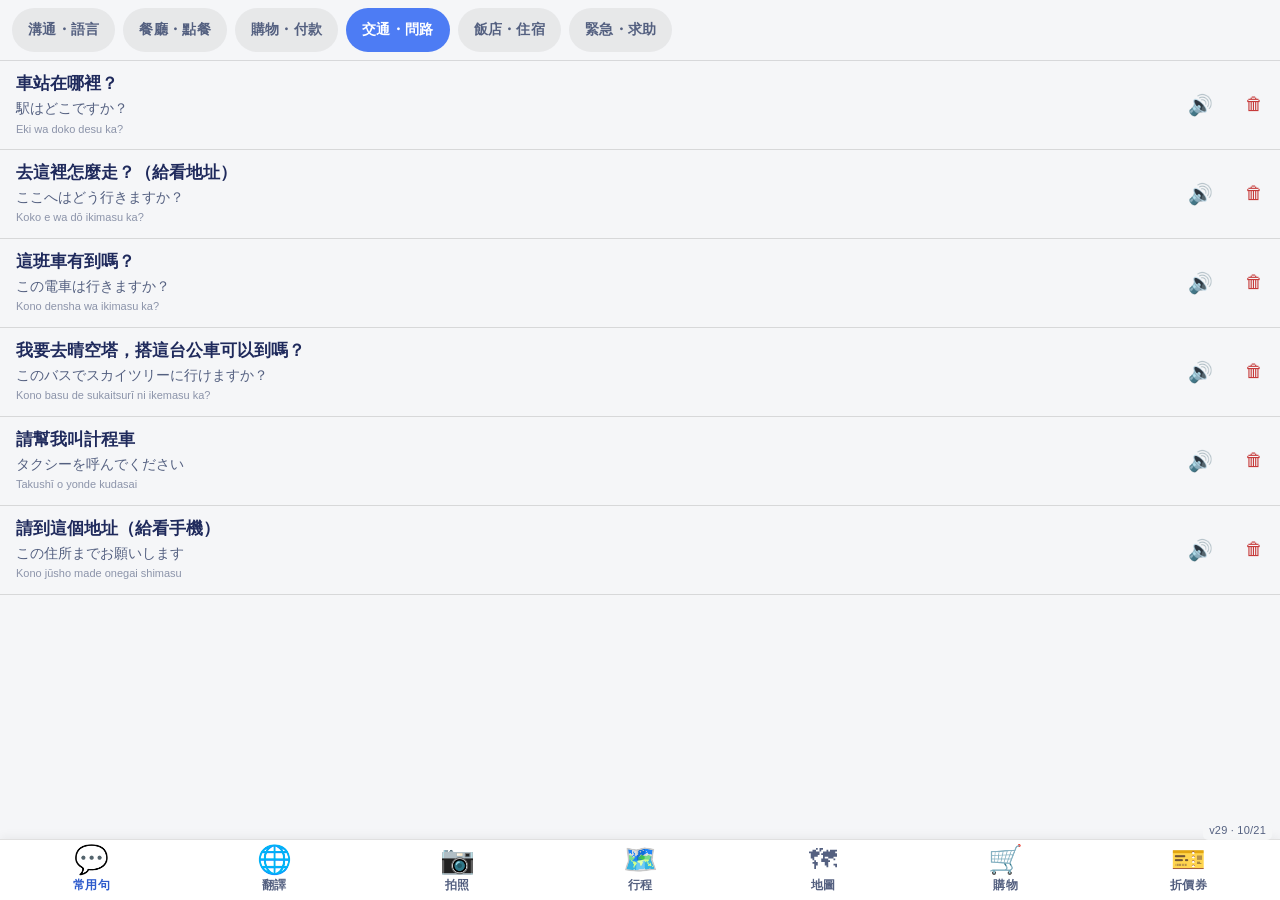
<file: index.html>
<!DOCTYPE html>
<html lang="zh-Hant">
<head>
  <meta charset="UTF-8">

  <!-- ── iOS PWA meta ──────────────────────────────────────────
       viewport-fit=cover：頁面延伸至瀏海/home bar 區域（safe-area 補回）
       apple-mobile-web-app-capable：允許加入主畫面以全螢幕啟動
       apple-mobile-web-app-status-bar-style：default = 不透明黑字（Task8 淺色主題）
         → default 下 safe-area-inset-top 歸 0，全站 env() 回退 0px 模式安全
  ──────────────────────────────────────────────────────────── -->
  <meta name="viewport" content="width=device-width, initial-scale=1, viewport-fit=cover">
  <meta name="apple-mobile-web-app-capable" content="yes">
  <meta name="apple-mobile-web-app-status-bar-style" content="default">
  <meta name="apple-mobile-web-app-title" content="東京行">
  <link rel="apple-touch-icon" href="./icons/apple-touch-icon.png">

  <!-- ── PWA manifest & theme ─────────────────────────────── -->
  <link rel="manifest" href="./manifest.webmanifest">
  <meta name="theme-color" content="#F5F6F8">   <!-- Task8 淺色主題，與 --c-bg / manifest 三處一致 -->

  <title>東京自由行</title>
  <link rel="stylesheet" href="./css/style.css">
</head>
<body>

  <!-- ──────────────────────────────────────────────────────────
    分頁容器（A1 DOM 約定）
      id="tab-{id}"  ← app.js showTab() 依此 id 控制 hidden
      每個 section 直接作為各功能模組的掛載容器
      各分頁 DOM 均由對應 JS 動態建構，section 本體留空
  ─────────────────────────────────────────────────────────── -->

  <!-- 常用句（Task2 實作）-->
  <section id="tab-phrases" class="tab-section"></section>

  <!-- 翻譯（Task5 實作）-->
  <section id="tab-translate" class="tab-section" hidden></section>

  <!-- 拍照（Task6 實作）— DOM 由 camera-tab.js 動態建構 -->
  <section id="tab-camera" class="tab-section" hidden></section>

  <!-- 行程（Task3 實作）-->
  <section id="tab-trip" class="tab-section" hidden></section>

  <!-- 地圖（Task17 實作）— DOM 由 map-tab.js 動態建構 -->
  <section id="tab-map" class="tab-section" hidden></section>

  <!-- 購物（Task23 實作）— DOM 由 shopping-tab.js 動態建構 -->
  <section id="tab-shopping" class="tab-section" hidden></section>

  <!-- 折價券（Task4 實作）-->
  <section id="tab-coupons" class="tab-section" hidden></section>

  <!-- ──────────────────────────────────────────────────────────
    底部分頁導覽列
      A1：data-tab="{id}"  ← app.js DOMContentLoaded 時綁定點擊
      A7：z-index:10（style.css 定義；overlay 須 ≥100）
      safe-area-inset-bottom 由 style.css 處理（iOS home bar）
  ─────────────────────────────────────────────────────────── -->
  <nav id="nav-bar" role="tablist" aria-label="主導覽">

    <button class="nav-btn active" data-tab="phrases"
            role="tab" aria-selected="true" aria-controls="tab-phrases">
      <span class="nav-icon" aria-hidden="true">💬</span>
      <span class="nav-label">常用句</span>
    </button>

    <button class="nav-btn" data-tab="translate"
            role="tab" aria-selected="false" aria-controls="tab-translate">
      <span class="nav-icon" aria-hidden="true">🌐</span>
      <span class="nav-label">翻譯</span>
    </button>

    <button class="nav-btn" data-tab="camera"
            role="tab" aria-selected="false" aria-controls="tab-camera">
      <span class="nav-icon" aria-hidden="true">📷</span>
      <span class="nav-label">拍照</span>
    </button>

    <button class="nav-btn" data-tab="trip"
            role="tab" aria-selected="false" aria-controls="tab-trip">
      <span class="nav-icon" aria-hidden="true">🗺️</span>
      <span class="nav-label">行程</span>
    </button>

    <button class="nav-btn" data-tab="map"
            role="tab" aria-selected="false" aria-controls="tab-map">
      <span class="nav-icon" aria-hidden="true">🗺</span>
      <span class="nav-label">地圖</span>
    </button>

    <button class="nav-btn" data-tab="shopping"
            role="tab" aria-selected="false" aria-controls="tab-shopping">
      <span class="nav-icon" aria-hidden="true">🛒</span>
      <span class="nav-label">購物</span>
    </button>

    <button class="nav-btn" data-tab="coupons"
            role="tab" aria-selected="false" aria-controls="tab-coupons">
      <span class="nav-icon" aria-hidden="true">🎫</span>
      <span class="nav-label">折價券</span>
    </button>

  </nav>

  <!-- Task14 — 版號徽章（文字由 app.js 填；HTML 不寫死版號）-->
  <div id="app-version"></div>

  <!-- Task14 — 更新提示（顯示/隱藏與 click handler 由 app.js 控）-->
  <button id="update-toast" hidden>有新版本，點一下更新</button>

  <!-- ──────────────────────────────────────────────────────────
    腳本載入順序（A6 — Task14 修訂定死）
      version.js：版本常數（Task14 起，最前無依賴，APP_VERSION/APP_VERSION_DATE）
      config.js：onerror 容錯（A4）— window.APP_CONFIG 可能未定義
      phrases.js / tripdata.js / mapdata.js：資料層，必須在 app.js 之前
      app.js：分頁框架 + App API + SW 註冊
      功能模組：app.js 之後插入，可直接同步呼叫 App.registerTab()
        wrap 鏈外→內：coupon-viewer → camera-tab → translate-tab → bigtext → app.js
        map-tab.js 不 wrap（無錄音/TTS/overlay），插 trip-tab.js 之後
  ─────────────────────────────────────────────────────────── -->
  <script src="./js/version.js"></script>
  <script src="./js/config.js" onerror="window._configLoadError=true"></script>
  <script src="./js/phrases.js"></script>
  <script src="./js/tripdata.js"></script>
  <script src="./js/mapdata.js"></script>
  <script src="./js/shoppingdata.js"></script>
  <script src="./js/app.js"></script>
  <!-- Task2 功能模組（順序定死：tts 在最前，phrases-tab 在最後，皆在 app.js 之後）-->
  <script src="./js/tts.js"></script>
  <script src="./js/bigtext.js"></script>
  <!-- Task18: my-phrases.js 在 bigtext.js 之後、phrases-tab.js 之前（兩消費者 phrases-tab/translate-tab 皆在其後）-->
  <script src="./js/my-phrases.js"></script>
  <script src="./js/phrases-tab.js"></script>
  <!-- Task3 功能模組（順序定死：import-data 必須在 trip-tab 之前）-->
  <script src="./js/import-data.js"></script>
  <script src="./js/trip-tab.js"></script>
  <!-- Task17 地圖分頁（mapdata.js 在資料層已載；不 wrap showTab）-->
  <script src="./js/map-tab.js"></script>
  <!-- Task23 購物分頁（shoppingdata.js 在資料層已載；不 wrap showTab）-->
  <script src="./js/shopping-tab.js"></script>
  <!-- Task5 功能模組（api 在 translate-tab 之前；皆在 tts/bigtext 之後）-->
  <script src="./js/api.js"></script>
  <!-- Task12 錄音封裝（api.js 之後、translate-tab.js 之前）-->
  <script src="./js/recorder.js"></script>
  <script src="./js/translate-tab.js"></script>
  <!-- Task6 OCR 分頁（translate-tab 之後，coupon-viewer 之前；wrap 鏈第四層）-->
  <script src="./js/camera-tab.js"></script>
  <!-- Task4 功能模組（coupon-viewer 須在 coupons-tab 之前，O1 wrap 依賴）-->
  <script src="./js/coupon-viewer.js"></script>
  <script src="./js/coupons-tab.js"></script>

</body>
</html>
</file>
<file: css/style.css>
/* ════════════════════════════════════════════════════════════
   style.css — Tokyo Trip PWA
   iOS 風格 / 直式 / 淺色主題（Task8）/ safe-area
   ════════════════════════════════════════════════════════════

   z-index 層級規範（A7）
   ─────────────────────────────────────────────────────────
   底部導覽列 #nav-bar                    : z-index 10
   [未來実装] 全螢幕 overlay              : z-index >= 100
     Task2  大字展示（phrases fullscreen）
     Task5  翻譯結果遮罩
     Task6  相機取景 / OCR 結果層
   → 設 z-index: 100 即可蓋過導覽列，不需改骨架 CSS
   ═══════════════════════════════════════════════════════════ */


/* ── CSS 變數 ─────────────────────────────────────────────── */
:root {
  /* 主題色（Task8 淺色主題；Task11 導覽列 / 航班飯店卡已轉淺色）*/
  --c-primary:     #1F2A5C;   /* 品牌深藍：品牌色定義（保留；T8 overlay 解耦硬編碼沿用）*/
  --c-bg:          #F5F6F8;   /* 主背景：淺色近白（Task8 淺色主題）*/
  --c-accent:      #4D7CF4;   /* 強調填充色：選中 pill / 按鈕底（配白字）*/
  --c-accent-text: #2E5BCC;   /* 文字用深階 accent（淺底 AA ≥4.5:1）*/
  --c-text:        #1F2A5C;   /* 主文字：品牌深藍（高對比）*/
  --c-text-muted:  #546080;   /* 次要文字：深灰藍（淺底 AA ~5:1）*/
  --c-divider:     rgba(0, 0, 0, 0.12);

  /* safe-area（env() 回退 0px，確保桌面/模擬器正常）*/
  --safe-t: env(safe-area-inset-top,    0px);
  --safe-b: env(safe-area-inset-bottom, 0px);
  --safe-l: env(safe-area-inset-left,   0px);
  --safe-r: env(safe-area-inset-right,  0px);

  /* 底部導覽列總高度：icon 區固定 60px + home bar safe-area（Task11 放大後內容 ~58px，調至 60px）*/
  --nav-h: calc(60px + var(--safe-b));

  /* 字級 type scale（Task10；本輪只授權 .trip-* 引用，其他分頁硬編碼字級屬「尚未收斂」）
     下限 13px（--fs-xs），全行程頁禁止 <13px；--fs-md ≥16px 保 iOS textarea 不縮放 */
  --fs-xl: 22px;   /* 單日層日期大標、飯店名、緊急電話等重點關鍵資訊 */
  --fs-lg: 19px;   /* 卡片/區塊主標題：flight-label、section-title、hotel-name 等 */
  --fs-md: 17px;   /* 內文主體：item-title/detail、地址、電話（≥16px，iOS 聚焦不縮放）*/
  --fs-sm: 15px;   /* 輔助資訊：時間、日期、備注、label 等 */
  --fs-xs: 13px;   /* 純輔助 caption（行程頁下限）*/
}


/* ── 重置 ─────────────────────────────────────────────────── */
*, *::before, *::after {
  box-sizing: border-box;
  margin: 0;
  padding: 0;
}

html {
  height: 100%;
  /* 防止 iOS 橡皮筋效果讓整個 html 滾動 */
  overflow: hidden;
}

body {
  height: 100%;
  overflow: hidden;
  font-family: -apple-system, 'Helvetica Neue', Arial, sans-serif;
  background-color: var(--c-bg);
  color: var(--c-text);
  /* safe-area 三邊（top + sides）；底部由 nav-bar 的 padding-bottom 處理 */
  padding-top:   var(--safe-t);
  padding-left:  var(--safe-l);
  padding-right: var(--safe-r);
  /* iOS 點擊高亮 */
  -webkit-tap-highlight-color: transparent;
  /* 防整頁 overscroll */
  overscroll-behavior: none;
}


/* ── 分頁容器（A1 DOM 約定）──────────────────────────────────
   id="tab-{id}"：app.js showTab() 依此 id 切換 hidden 屬性
   fixed 定位讓各分頁獨立佔滿內容區，互不影響
   各分頁 DOM 均由對應 JS 動態建構，section 本體留空
   ─────────────────────────────────────────────────────────── */
.tab-section {
  position: fixed;
  top:    var(--safe-t);
  left:   var(--safe-l);
  right:  var(--safe-r);
  bottom: var(--nav-h);      /* 留給底部導覽列 */
  overflow-y: auto;
  -webkit-overflow-scrolling: touch;
  overscroll-behavior: contain;
  display: flex;
  flex-direction: column;
}

/* app.js 用原生 hidden 屬性控制顯示；同時用 display:none 保險 */
.tab-section[hidden] {
  display: none;
}



/* ── 底部導覽列（A7：z-index:10）────────────────────────────
   overlay（Task2/5/6）設 z-index >= 100 可完整蓋過導覽列
   ─────────────────────────────────────────────────────────── */
#nav-bar {
  position: fixed;
  bottom: 0;
  left:   0;
  right:  0;
  z-index: 10;             /* A7 */

  display: flex;
  align-items: stretch;
  background-color: #FFFFFF;   /* N1：比 --c-bg #F5F6F8 亮一階，自然形成區隔 */
  border-top: 1px solid var(--c-divider);   /* N2：淺底可見分隔線（替換深底白色系）*/
  box-shadow: 0 -2px 10px rgba(0, 0, 0, 0.06);   /* N2：向上淺陰影，增加層次感 */
  /* iOS home bar 安全區（env safe-area-inset-bottom）*/
  padding-bottom: var(--safe-b);
}


/* ── 導覽按鈕（觸控目標 >= 44px）──────────────────────────── */
.nav-btn {
  flex: 1;
  min-height: 56px;       /* icon 區高度，觸控目標滿足 >= 44px */
  display: flex;
  flex-direction: column;
  align-items: center;
  justify-content: center;
  gap: 3px;
  padding: 6px 2px;

  background: none;
  border: none;
  cursor: pointer;
  color: var(--c-text-muted);   /* N3：淺底主題全域變數（Task11 導覽列轉淺後移除深底硬編碼）*/
  -webkit-tap-highlight-color: transparent;
  touch-action: manipulation;   /* 消除 300ms 點擊延遲 */
  transition: color 0.12s ease;
}

.nav-btn.active {
  color: var(--c-accent-text);   /* N4：淺底文字對比紀律（--c-accent 3.5:1 AA 不過，改用深階）*/
  font-weight: 700;
}

.nav-btn:active {
  opacity: 0.6;
}

/* 導覽圖示 */
.nav-icon {
  font-size: 28px;   /* N5：24px → 28px（emoji 靠 font-size 放大）*/
  line-height: 1;
  user-select: none;
}

/* 導覽文字標籤 */
.nav-label {
  font-size: 12px;   /* N6：10px → 12px */
  font-weight: 600;
  letter-spacing: 0.03em;
  white-space: nowrap;
}


/* ════════════════════════════════════════════════════════════
   Task2 — 常用句分頁
   DOM 由 js/phrases-tab.js 動態渲染
   ════════════════════════════════════════════════════════════ */

/* ── 容器 ─────────────────────────────────────────────────── */
.phrases-container {
  width: 100%;
  padding-bottom: 16px;
}

/* ── 分類組 ──────────────────────────────────────────────── */
.phrases-group {
  margin-bottom: 4px;
}

/* 分類標題：sticky 跟著 .tab-section 的捲動 */
.phrases-cat {
  position: sticky;
  top: 0;
  z-index: 1;
  background-color: var(--c-bg);
  padding: 14px 16px 6px;
  font-size: 11px;
  font-weight: 700;
  letter-spacing: 0.10em;
  text-transform: uppercase;
  color: var(--c-text-muted);
}

.phrases-list {
  list-style: none;
}

/* ── 句子項目 ─────────────────────────────────────────────── */
.phrases-item {
  display: flex;
  align-items: stretch;
  border-bottom: 1px solid var(--c-divider);
}

/* 句子本體（點擊開大字 overlay）— 觸控目標 ≥ 44px */
.phrases-item-body {
  flex: 1;
  display: flex;
  flex-direction: column;
  gap: 3px;
  padding: 12px 8px 12px 16px;
  min-height: 64px;
  background: none;
  border: none;
  color: inherit;
  text-align: left;
  cursor: pointer;
  -webkit-tap-highlight-color: transparent;
  touch-action: manipulation;
  transition: background-color 0.1s ease;
}

.phrases-item-body:active {
  background-color: rgba(77, 124, 244, 0.12);
}

/* 中文（主）— 最醒目 */
.phrases-zh {
  display: block;
  font-size: 17px;
  font-weight: 600;
  color: var(--c-text);
  line-height: 1.35;
}

/* 日文（次）*/
.phrases-ja {
  display: block;
  font-size: 14px;
  color: var(--c-text-muted);
  line-height: 1.4;
}

/* 羅馬拼音（小字）*/
.phrases-romaji {
  display: block;
  font-size: 11px;
  color: var(--c-text-muted);
  opacity: 0.65;
  line-height: 1.4;
}

/* 播放鈕（句子右側）— 觸控目標 ≥ 44px（高度繼承同行 .phrases-item-body）*/
.phrases-speak-btn {
  display: flex;
  align-items: center;
  justify-content: center;
  flex-shrink: 0;
  min-width: 56px;
  padding: 0 6px;
  background: none;
  border: none;
  font-size: 20px;
  color: var(--c-accent-text);   /* 淺底文字用深階 accent（AA）*/
  cursor: pointer;
  -webkit-tap-highlight-color: transparent;
  touch-action: manipulation;
}

.phrases-speak-btn:active {
  opacity: 0.5;
}

.phrases-speak-btn:disabled {
  color: var(--c-text-muted);
  opacity: 0.35;
  cursor: default;
}

/* 句庫載入失敗文案 */
.phrases-error {
  padding: 48px 24px;
  text-align: center;
  color: var(--c-text-muted);
  font-size: 16px;
  line-height: 1.5;
}


/* ════════════════════════════════════════════════════════════
   Task2 — 大字展示 Overlay（Task5/6 共用元件）
   JS（bigtext.js）用 inline style display:none 初始隱藏；
   顯示時移除 inline style → 本 CSS 的 display:flex 生效（A7/B1）
   ════════════════════════════════════════════════════════════ */

/* A7：z-index ≥ 100 蓋過導覽列；B1：fixed 掛 body，不掛 section */
.bigtext-overlay {
  position: fixed;
  top: 0;
  left: 0;
  right: 0;
  bottom: 0;
  z-index: 100;
  display: flex;
  flex-direction: column;
  align-items: center;
  justify-content: space-between;
  /* 深色高對比，呼應 #1F2A5C 主題 */
  background-color: #0A1020;
  /* 四邊 safe-area（沿用 --safe-* 變數）*/
  padding-top:    calc(var(--safe-t) + 20px);
  padding-right:  calc(var(--safe-r) + 16px);
  padding-bottom: calc(var(--safe-b) + 20px);
  padding-left:   calc(var(--safe-l) + 16px);
}

/* 主文 + 小字區，垂直置中 */
.bigtext-content {
  flex: 1;
  min-height: 0;
  display: flex;
  flex-direction: column;
  align-items: center;
  justify-content: center;
  width: 100%;
  gap: 16px;
  overflow: hidden;
}

/* 日文主角：超大字，給店員看；clamp 確保最長句不溢出 */
.bigtext-ja {
  font-size: clamp(48px, 13vw, 96px);
  font-weight: 700;
  color: #ffffff;
  text-align: center;
  line-height: 1.25;
  overflow-wrap: break-word;
  word-break: break-word;
  width: 100%;
  margin: 0;
}

/* 中文 + 羅馬拼音小字區（ja-only 時 JS 以 inline style 隱藏整段）*/
.bigtext-sub {
  display: flex;
  flex-direction: column;
  align-items: center;
  gap: 4px;
}

.bigtext-zh {
  font-size: 20px;
  font-weight: 500;
  color: rgba(240, 244, 255, 0.85);
  text-align: center;
  margin: 0;
  line-height: 1.35;
}

.bigtext-romaji {
  font-size: 14px;
  color: rgba(240, 244, 255, 0.50);
  text-align: center;
  margin: 0;
  line-height: 1.35;
}

/* 控制區：播放鈕 + 關閉鈕 */
.bigtext-controls {
  flex-shrink: 0;
  display: flex;
  gap: 16px;
  justify-content: center;
  align-items: center;
  width: 100%;
  padding-top: 12px;
}

/* 播放鈕（overlay 內）— 觸控目標 ≥ 44px */
.bigtext-speak-btn {
  display: flex;
  align-items: center;
  justify-content: center;
  min-width: 72px;
  min-height: 56px;
  padding: 0 20px;
  border: none;
  border-radius: 14px;
  font-size: 26px;
  background-color: var(--c-accent);
  color: #ffffff;
  cursor: pointer;
  -webkit-tap-highlight-color: transparent;
  touch-action: manipulation;
}

.bigtext-speak-btn:active {
  opacity: 0.7;
}

.bigtext-speak-btn:disabled {
  background-color: #7A8DB8;   /* B2 overlay 解耦：等值硬編碼，主題翻淺後 disabled 色不變 */
  opacity: 0.45;
  cursor: default;
}

/* 關閉鈕（spec 規則 7）— 觸控目標 ≥ 44px */
.bigtext-close-btn {
  display: flex;
  align-items: center;
  justify-content: center;
  min-width: 72px;
  min-height: 56px;
  padding: 0 20px;
  border: none;
  border-radius: 14px;
  font-size: 22px;
  background-color: rgba(255, 255, 255, 0.14);
  color: #F0F4FF;   /* B1 overlay 解耦：等值硬編碼，深底關閉鈕字色不受主題翻轉 */
  cursor: pointer;
  -webkit-tap-highlight-color: transparent;
  touch-action: manipulation;
}

.bigtext-close-btn:active {
  opacity: 0.6;
}


/* ════════════════════════════════════════════════════════════
   Task3 — 行程分頁（trip tab）
   DOM 由 js/trip-tab.js 動態渲染；class 名由 Task3.api.md 定案
   ════════════════════════════════════════════════════════════ */

/* ── 主容器 ─────────────────────────────────────────────────── */
.trip-container {
  width: 100%;
  padding-bottom: 32px;   /* 避免鍵盤彈出遮住底部內容 */
}

/* ── Pill 導覽（子區塊切換）────────────────────────────────── */
.trip-pills {
  position: sticky;
  top: 0;
  z-index: 1;
  display: flex;
  padding: 10px 12px;
  gap: 8px;
  background-color: var(--c-bg);
  border-bottom: 1px solid var(--c-divider);
  overflow-x: auto;
  -webkit-overflow-scrolling: touch;
  scrollbar-width: none;
}

.trip-pills::-webkit-scrollbar {
  display: none;
}

.trip-pill {
  flex-shrink: 0;
  min-height: 44px;
  padding: 0 18px;
  background: rgba(0, 0, 0, 0.06);   /* A1：白色 tint 在淺底隱形 → 深色 tint */
  border: none;
  border-radius: 22px;
  color: var(--c-text-muted);
  font-size: var(--fs-sm);   /* sm：pill 標籤 */
  font-weight: 600;
  letter-spacing: 0.02em;
  cursor: pointer;
  -webkit-tap-highlight-color: transparent;
  touch-action: manipulation;
  transition: background-color 0.15s ease, color 0.15s ease;
  white-space: nowrap;
}

.trip-pill.active {
  background: var(--c-accent);
  color: #ffffff;
}

.trip-pill:active {
  opacity: 0.7;
}

/* ── 共用：section 容器、錯誤、標題 ──────────────────────── */
.trip-section {
  width: 100%;
  padding-bottom: 16px;
}

.trip-section[hidden] {
  display: none;
}

.trip-error {
  padding: 40px 24px;
  text-align: center;
  color: var(--c-text-muted);
  font-size: var(--fs-sm);   /* sm */
  line-height: 1.6;
}

.trip-section-title {
  font-size: var(--fs-lg);   /* ★ lg：區塊主標題 */
  font-weight: 700;
  letter-spacing: 0.10em;
  text-transform: uppercase;
  color: var(--c-text-muted);
  padding: 18px 16px 8px;
}

/* 暫時提示（複製成功等，trip-tab.js 動態插入）*/
.trip-tip {
  display: inline-flex;
  align-items: center;
  padding: 3px 10px;
  border-radius: 8px;
  background-color: rgba(77, 124, 244, 0.22);
  color: var(--c-accent-text);   /* 淺底文字用深階 accent（AA）*/
  font-size: var(--fs-xs);   /* xs：暫時提示 */
  font-weight: 600;
  margin-left: 8px;
  vertical-align: middle;
  pointer-events: none;
  animation: trip-tip-fade 1.8s ease forwards;
}

@keyframes trip-tip-fade {
  0%   { opacity: 1; }
  65%  { opacity: 1; }
  100% { opacity: 0; }
}


/* ── 行程：R2 總覽層（.trip-itin-overview）──────────────────── */
/* 舊展開/收合日卡（.trip-day-card/header/label/date/theme/chevron/body）已隨 R2 退場 */

.trip-itin-overview {
  padding: 4px 0;
}

/* 精簡日卡（整卡可點，觸控目標 ≥44px；今天卡有 .trip-ov-today-badge）*/
.trip-ov-card {
  display: flex;
  align-items: center;
  gap: 10px;
  padding: 14px 16px;
  min-height: 64px;
  border-bottom: 1px solid var(--c-divider);
  cursor: pointer;
  -webkit-tap-highlight-color: transparent;
  touch-action: manipulation;
  user-select: none;
  transition: background-color 0.12s ease;
}

.trip-ov-card:last-child {
  border-bottom: none;
}

.trip-ov-card:active {
  background-color: rgba(77, 124, 244, 0.08);
}

.trip-ov-day-label {
  font-size: var(--fs-lg);   /* ★ lg：卡片主標題 */
  font-weight: 700;
  color: var(--c-accent-text);
  letter-spacing: 0.04em;
  text-transform: uppercase;
  flex-shrink: 0;
  min-width: 58px;
}

.trip-ov-day-date {
  font-size: var(--fs-sm);   /* ★ sm：日期輔助資訊 */
  color: var(--c-text-muted);
  flex-shrink: 0;
}

.trip-ov-day-theme {
  flex: 1;
  font-size: var(--fs-sm);   /* ★ sm */
  color: var(--c-text);
  overflow: hidden;
  text-overflow: ellipsis;
  white-space: nowrap;
}

/* 今天 badge：accent 底白字，醒目 */
.trip-ov-today-badge {
  font-size: var(--fs-xs);   /* ★ xs：純輔助 caption */
  font-weight: 700;
  letter-spacing: 0.04em;
  background-color: var(--c-accent);
  color: #ffffff;
  padding: 3px 9px;
  border-radius: 10px;
  flex-shrink: 0;
}


/* ── 行程：R2 單日層（.trip-itin-day）───────────────────────── */
.trip-itin-day {
  padding-bottom: 16px;
}

/* 頂部導覽列（首版不 sticky，避免與 .trip-pills sticky 疊撞；SA §3.4）*/
.trip-day-nav {
  display: flex;
  align-items: flex-start;
  gap: 8px;
  padding: 12px 14px;
  border-bottom: 1px solid var(--c-divider);
  background-color: var(--c-bg);
}

/* 返回鈕「‹ 總覽」*/
.trip-day-nav-back {
  font-size: var(--fs-md);   /* md */
  font-weight: 600;
  color: var(--c-accent-text);
  background: none;
  border: none;
  cursor: pointer;
  padding: 6px 0;
  min-height: 44px;
  flex-shrink: 0;
  display: flex;
  align-items: center;
  -webkit-tap-highlight-color: transparent;
  touch-action: manipulation;
}

.trip-day-nav-back:active {
  opacity: 0.7;
}

/* 標題區：Day N・M/D（週）+ theme */
.trip-day-nav-title {
  flex: 1;
  min-width: 0;
  display: flex;
  flex-direction: column;
  align-items: center;
  gap: 2px;
  padding: 4px 4px;
}

.trip-day-nav-label,
.trip-day-nav-date {
  font-size: var(--fs-xl);   /* ★ xl：單日層日期大標 */
  font-weight: 700;
  color: var(--c-text);
  line-height: 1.2;
}

.trip-day-nav-theme {
  font-size: var(--fs-sm);   /* sm：主題文字次行 */
  color: var(--c-text-muted);
  line-height: 1.4;
  text-align: center;
}

/* 前後天切換鈕容器 */
.trip-day-nav-arrows {
  display: flex;
  flex-direction: column;
  align-items: flex-end;
  gap: 4px;
  flex-shrink: 0;
}

/* 前一天 / 後一天按鈕 */
.trip-day-nav-prev,
.trip-day-nav-next {
  font-size: var(--fs-md);   /* md */
  font-weight: 600;
  color: var(--c-accent-text);
  background: none;
  border: none;
  cursor: pointer;
  padding: 4px 0;
  min-height: 30px;
  white-space: nowrap;
  display: flex;
  align-items: center;
  -webkit-tap-highlight-color: transparent;
  touch-action: manipulation;
}

/* disabled 明顯弱化（存在但不可點，不隱藏）*/
.trip-day-nav-prev:disabled,
.trip-day-nav-next:disabled {
  opacity: 0.35;
  cursor: default;
}

/* 時間軸容器 */
.trip-itin-day-content {
  padding-bottom: 8px;
}

/* 空天提示：「本日無排定行程」*/
.trip-itin-day-empty {
  padding: 40px 24px;
  text-align: center;
  color: var(--c-text-muted);
  font-size: var(--fs-sm);   /* sm */
  line-height: 1.6;
}


/* ── 行程：時間軸項目列（R2 單日層，非互動，直接展開 detail）── */
/* 舊 .trip-item-header/.trip-item-chevron/.trip-item-detail[hidden] 已退場 */

.trip-item {
  display: grid;
  grid-template-columns: 54px 1fr;
  gap: 3px 10px;
  padding: 12px 16px;
  border-bottom: 1px solid rgba(0, 0, 0, 0.08);   /* A2：白色 tint 在淺底隱形 → 深色 tint */
}

.trip-item:last-child {
  border-bottom: none;
}

.trip-item-time {
  grid-column: 1;
  grid-row: 1;
  font-size: var(--fs-sm);   /* ★ sm：時間輔助資訊 */
  font-weight: 700;
  color: var(--c-accent-text);   /* 淺底文字用深階 accent（AA）*/
  font-variant-numeric: tabular-nums;
  padding-top: 2px;
}

.trip-item-title {
  grid-column: 2;
  grid-row: 1;
  font-size: var(--fs-md);   /* ★ md：內文主體 */
  color: var(--c-text);
  line-height: 1.4;
}

/* 詳情（直接可見，不 hidden；\n 已由 JS 轉成 <br>；white-space:pre-wrap 保底）*/
.trip-item-detail {
  grid-column: 2;
  grid-row: 2;
  font-size: var(--fs-md);   /* ★ md：內文主體 */
  color: var(--c-text-muted);
  line-height: 1.65;
  white-space: pre-wrap;
  padding-top: 4px;
}


/* ── 航班：卡片 ─────────────────────────────────────────────── */
.trip-flight-card {
  margin: 14px 12px 0;
  padding: 18px 16px;
  background-color: #FFFFFF;   /* T2：深藍 → 白底（Task11 淺色化；與導覽列同亮階邏輯）*/
  border-radius: 16px;
  border: 1px solid var(--c-divider);
}

.trip-flight-label {
  font-size: var(--fs-lg);   /* ★ lg：航班卡主標題（11→19 提升易讀性）*/
  font-weight: 700;
  letter-spacing: 0.10em;
  text-transform: uppercase;
  color: var(--c-accent-text);   /* T4：accent 文字對比紀律 */
  margin-bottom: 10px;
}

.trip-flight-info {
  display: flex;
  align-items: baseline;
  gap: 10px;
  margin-bottom: 16px;
  flex-wrap: wrap;
}

.trip-flight-no {
  font-size: var(--fs-xl);   /* xl：航班號關鍵資訊（24→22，Olina 意圖：就近取大階不強縮）*/
  font-weight: 700;
  color: var(--c-text);
  letter-spacing: 0.02em;
}

.trip-flight-date {
  font-size: var(--fs-sm);   /* ★ sm */
  color: var(--c-text-muted);
}

/* 去 → 來 路線列 */
.trip-flight-route {
  display: flex;
  align-items: stretch;
  gap: 0;
  margin-bottom: 16px;
  background-color: rgba(0, 0, 0, 0.04);   /* T7：深卡內深區 0.20 → 淺卡 A5 量級 0.04 */
  border-radius: 12px;
  overflow: hidden;
}

.trip-flight-from,
.trip-flight-to {
  flex: 1;
  display: flex;
  flex-direction: column;
  gap: 4px;
  padding: 12px 14px;
}

.trip-flight-arrow {
  display: flex;
  align-items: center;
  padding: 0 4px;
  font-size: var(--fs-xl);   /* xl：「→」箭頭字符，原值即中（T6 顏色不碰）*/
  color: var(--c-accent);
  flex-shrink: 0;
}

.trip-flight-arrow-label {
  font-size: var(--fs-xs);   /* ★ xs：「出發/抵達」小標（10→13，拉到下限）*/
  font-weight: 700;
  letter-spacing: 0.08em;
  text-transform: uppercase;
  color: var(--c-text-muted);
}

/* 機場 + 航廈 + 時間（JS 拼成單字串）*/
.trip-flight-endpoint {
  font-size: var(--fs-md);   /* ★ md：航班起降資訊 */
  font-weight: 600;
  color: var(--c-text);
  line-height: 1.45;
}

.trip-flight-note {
  font-size: var(--fs-sm);   /* ★ sm：備注輔助資訊 */
  color: var(--c-text-muted);
  line-height: 1.6;
  padding-top: 14px;
  border-top: 1px solid var(--c-divider);
}


/* ── Task32 — 匯入覆蓋提示行（航班區首行／單日層首行）──────────── */
.trip-override-hint {
  margin: 14px 12px 0;       /* 左右對齊 .trip-flight-card */
  font-size: var(--fs-sm);   /* ★ sm：輔助提示（不低於 --fs-xs）*/
  color: var(--c-text-muted);
  line-height: 1.6;
}


/* ── 飯店：卡片 ─────────────────────────────────────────────── */
.trip-hotel-card {
  margin: 14px 12px 0;
  padding: 18px 16px;
  background-color: #FFFFFF;   /* T3：深藍 → 白底（Task11 淺色化）*/
  border-radius: 16px;
  border: 1px solid var(--c-divider);
}

.trip-hotel-name {
  font-size: var(--fs-xl);   /* xl：飯店名重點關鍵資訊（Olina 意圖：取較大階不縮小）*/
  font-weight: 700;
  color: var(--c-text);
  margin-bottom: 6px;
  letter-spacing: 0.01em;
}

.trip-hotel-dates {
  font-size: var(--fs-sm);   /* ★ sm */
  color: var(--c-text-muted);
  margin-bottom: 18px;
  line-height: 1.5;
}

.trip-hotel-sep {
  margin: 0 4px;
  opacity: 0.6;
}

/* 日文地址（大字展示來源；bigtext-addressline 標記語義）*/
.trip-hotel-address-ja {
  font-size: var(--fs-md);   /* ★ md：地址（18→17 微降，維持易讀）*/
  font-weight: 600;
  color: var(--c-text);
  margin-bottom: 6px;
  line-height: 1.5;
  word-break: break-all;   /* 確保長地址不橫向溢出 */
}

/* B7：在 bigtext overlay 中，.bigtext-ja 已有 overflow-wrap:break-word
   與 word-break:break-word，長日文地址自然換行，無需額外覆寫 */

.trip-hotel-address-zh {
  font-size: var(--fs-md);   /* ★ md：地址 */
  color: var(--c-text-muted);
  margin-bottom: 14px;
}

.trip-hotel-tel {
  margin-bottom: 16px;
}

.trip-hotel-tel a {
  display: inline-flex;
  align-items: center;
  min-height: 44px;
  font-size: var(--fs-md);   /* ★ md：電話連結（T5 顏色不碰）*/
  font-weight: 600;
  color: var(--c-accent-text);   /* T5：accent 文字對比紀律 */
  text-decoration: none;
}

.trip-hotel-tel a:active {
  opacity: 0.7;
}

.trip-hotel-note {
  font-size: var(--fs-sm);   /* ★ sm：備注（13→15 提升易讀性）*/
  color: var(--c-text-muted);
  margin-bottom: 18px;
  line-height: 1.6;
  padding: 10px 12px;
  background: rgba(0, 0, 0, 0.04);   /* A5：白色 tint 在淺底隱形 → 深色 tint */
  border-radius: 10px;
}

/* 飯店操作按鈕列 */
.trip-hotel-actions {
  display: flex;
  flex-wrap: wrap;
  gap: 10px;
}


/* ── 通用 trip-btn（觸控目標 ≥ 44px）──────────────────────── */
.trip-btn {
  display: inline-flex;
  align-items: center;
  justify-content: center;
  min-height: 48px;
  padding: 0 20px;
  border: none;
  border-radius: 12px;
  font-size: var(--fs-md);   /* md：通用按鈕 */
  font-weight: 600;
  background-color: var(--c-accent);
  color: #ffffff;
  cursor: pointer;
  -webkit-tap-highlight-color: transparent;
  touch-action: manipulation;
  text-decoration: none;
  transition: opacity 0.12s ease;
  white-space: nowrap;
  -webkit-user-select: none;
  user-select: none;
}

.trip-btn:active {
  opacity: 0.65;
}

/* 飯店：地圖鈕（外連，帶外連圖示文字）*/
.trip-btn-map {
  background-color: rgba(77, 124, 244, 0.18);
  color: var(--c-accent-text);   /* 淺底文字用深階 accent（AA）*/
  border: 1px solid rgba(77, 124, 244, 0.35);
}

/* 飯店：大字鈕（A6：一般淺底用深色 tint；卡片內另有 A9 覆寫）*/
.trip-btn-bigtext {
  background-color: rgba(0, 0, 0, 0.07);   /* A6：白色 tint 在淺底隱形 → 深色 tint */
  color: var(--c-text);
}


/* ── 重要資料：公開段 ────────────────────────────────────────── */
.trip-important-public {
  padding-bottom: 8px;
}

.trip-important-list {
  list-style: none;
}

.trip-important-item {
  display: flex;
  flex-direction: column;
  gap: 6px;
  padding: 14px 16px;
  border-bottom: 1px solid var(--c-divider);
}

.trip-important-label {
  font-size: var(--fs-sm);   /* ★ sm：欄位 label */
  font-weight: 600;
  color: var(--c-text-muted);
  line-height: 1.4;
}

/* tel: 連結要大且好點；Olina 意圖：緊急電話為關鍵資訊，取 xl 不縮（F1 override）*/
.trip-important-tel {
  display: inline-flex;
  align-items: center;
  min-height: 44px;
  font-size: var(--fs-xl);   /* xl：緊急電話關鍵資訊（Olina 意圖：維持醒目，不降到 md）*/
  font-weight: 700;
  color: var(--c-accent-text);   /* 淺底文字用深階 accent（AA）*/
  text-decoration: none;
  letter-spacing: 0.02em;
}

.trip-important-tel:active {
  opacity: 0.7;
}

.trip-important-value {
  font-size: var(--fs-md);   /* md：資料值內文 */
  color: var(--c-text);
  line-height: 1.55;
}


/* ── 重要資料：本機私人段 ──────────────────────────────────── */
.trip-private-section {
  margin-top: 12px;
  border-top: 2px solid var(--c-divider);
}

.trip-private-title {
  font-size: var(--fs-lg);   /* lg：本機段標題（與 section-title 同構）*/
  font-weight: 700;
  letter-spacing: 0.10em;
  text-transform: uppercase;
  color: var(--c-text-muted);
  padding: 18px 16px 10px;
}

/* localStorage 不可用提示 */
.trip-private-unavail {
  margin: 0 12px 16px;
  padding: 14px 16px;
  font-size: var(--fs-sm);   /* sm */
  color: #8A6A00;   /* A7：#E8B84B 在淺底對比 ~1.9:1 → 深琥珀 #8A6A00 */
  line-height: 1.65;
  background: rgba(232, 184, 75, 0.10);
  border: 1px solid rgba(138, 106, 0, 0.25);
  border-radius: 12px;
}

/* 空狀態提示文案 */
.trip-private-info {
  padding: 0 16px;
  font-size: var(--fs-sm);   /* sm */
  color: var(--c-text-muted);
  line-height: 1.75;
  margin-bottom: 16px;
}

.trip-private-info strong {
  color: var(--c-text);
  font-weight: 600;
}

.trip-private-info small {
  font-size: var(--fs-xs);   /* xs */
  opacity: 0.75;
}

/* 空狀態「匯入」按鈕：全寬大按鈕，醒目 */
.trip-btn-import {
  display: flex;
  width: calc(100% - 32px);
  margin: 0 16px 0;
  justify-content: center;
  min-height: 56px;
  font-size: var(--fs-lg);   /* lg：原值即中（19px）*/
  letter-spacing: 0.03em;
}

/* ── 匯入區（空狀態時立即可見；重新匯入時預設隱藏）──────────
   textarea 優先顯示，一看就知道要長按貼上
   ─────────────────────────────────────────────────────────── */
.trip-import-area {
  padding: 16px;
}

.trip-import-area[hidden] {
  display: none;
}

.trip-import-hint {
  font-size: var(--fs-sm);   /* sm */
  color: var(--c-text-muted);
  margin-bottom: 10px;
  line-height: 1.5;
}

/* 貼上框：字夠大讓使用者容易長按，iOS 不縮放（≥ 16px；--fs-md=17px ✓）*/
.trip-import-textarea {
  display: block;
  width: 100%;
  min-height: 110px;
  padding: 14px;
  border: 2px solid var(--c-accent);    /* 強框線：視覺引導貼上 */
  border-radius: 12px;
  background-color: rgba(77, 124, 244, 0.06);
  color: var(--c-text);
  font-size: var(--fs-md);              /* md=17px，iOS ≥16px 不自動縮放（紅線）*/
  font-family: -apple-system, 'Helvetica Neue', Arial, sans-serif;
  resize: none;
  margin-bottom: 14px;
  box-sizing: border-box;
  -webkit-text-size-adjust: 100%;
}

.trip-import-textarea::placeholder {
  color: var(--c-text-muted);
  opacity: 0.45;
  font-size: var(--fs-xs);   /* xs：placeholder caption */
}

.trip-import-textarea:focus {
  outline: none;
  border-color: #2E5BCC;   /* A10：#7AA6FF 在淺底偏弱 → 深化為 accent-text 值 */
  background-color: rgba(77, 124, 244, 0.10);
}

/* 確認匯入按鈕：全寬大按鈕 */
.trip-btn-confirm {
  display: flex;
  width: 100%;
  justify-content: center;
  min-height: 54px;
  font-size: var(--fs-lg);   /* lg：主要操作按鈕（18px 就近取較大階 lg=19）*/
}

.trip-import-error {
  margin-top: 10px;
  font-size: var(--fs-sm);   /* sm */
  color: #C63A3A;   /* A8：#FF6B6B 在淺底 ~2.9:1 AA 不過 → 深紅 #C63A3A */
  line-height: 1.55;
}

.trip-import-error[hidden] {
  display: none;
}

/* ── 已匯入狀態：資料欄位 ──────────────────────────────────── */
.trip-private-fields {
  padding-bottom: 8px;
}

.trip-private-section-title {
  font-size: var(--fs-sm);   /* sm：護照/保險小節標（比 section-title 低一級）*/
  font-weight: 700;
  letter-spacing: 0.10em;
  text-transform: uppercase;
  color: var(--c-text-muted);
  padding: 14px 16px 4px;
}

.trip-private-row {
  display: flex;
  align-items: flex-start;
  flex-wrap: wrap;
  gap: 4px 14px;
  padding: 11px 16px;
  border-bottom: 1px solid rgba(0, 0, 0, 0.08);   /* 白色 tint 在淺底隱形 → 深色 tint */
  min-height: 44px;
}

.trip-private-row-label {
  flex-shrink: 0;
  width: auto;
  min-width: 72px;
  max-width: 100%;
  font-size: var(--fs-sm);   /* ★ sm：欄位 label */
  color: var(--c-text-muted);
  padding-top: 2px;
  line-height: 1.4;
}

.trip-private-row-value {
  flex: 1;
  min-width: 200px;
  font-size: var(--fs-md);   /* ★ md：資料值 */
  font-weight: 600;
  color: var(--c-text);
  line-height: 1.45;
  word-break: break-all;
}

.trip-private-row-value a {
  display: inline-flex;
  align-items: center;
  min-height: 44px;
  color: var(--c-accent-text);   /* 淺底文字用深階 accent（AA）*/
  text-decoration: none;
  font-weight: 700;
  font-size: var(--fs-md);   /* ★ md：電話連結 */
}

.trip-private-row-value a:active {
  opacity: 0.7;
}

/* ── 已匯入狀態：操作按鈕列 ───────────────────────────────── */
.trip-private-actions {
  display: flex;
  flex-wrap: wrap;
  gap: 10px;
  padding: 14px 16px 16px;
}

.trip-btn-reimport {
  background-color: rgba(77, 124, 244, 0.18);
  color: var(--c-accent-text);   /* 淺底文字用深階 accent（AA）*/
  border: 1px solid rgba(77, 124, 244, 0.32);
}

.trip-btn-export {
  background-color: rgba(0, 0, 0, 0.07);   /* A6：白色 tint 在淺底隱形 → 深色 tint */
  color: var(--c-text);
}

.trip-btn-clear {
  background-color: rgba(198, 58, 58, 0.10);   /* A8：深紅 tint */
  color: #C63A3A;   /* A8：亮紅 ~2.9:1 → 深紅 #C63A3A */
  border: 1px solid rgba(198, 58, 58, 0.28);
}

/* ── 匯出區 ─────────────────────────────────────────────────── */
.trip-export-area {
  padding: 0 16px 16px;
}

.trip-export-area[hidden] {
  display: none;
}

.trip-export-note {
  font-size: var(--fs-xs);   /* xs：匯出說明 caption */
  color: var(--c-text-muted);
  margin-bottom: 10px;
  line-height: 1.55;
}

.trip-export-textarea {
  display: block;
  width: 100%;
  min-height: 76px;
  padding: 10px 12px;
  border: 1px solid var(--c-divider);
  border-radius: 10px;
  background-color: rgba(0, 0, 0, 0.04);   /* A5：白色 tint 在淺底隱形 → 深色 tint */
  color: var(--c-text-muted);
  font-size: var(--fs-xs);   /* xs：匯出碼 monospace 長串（readonly，iOS 不觸發縮放）*/
  font-family: monospace;
  resize: vertical;
  margin-bottom: 10px;
  box-sizing: border-box;
}


/* ════════════════════════════════════════════════════════════
   Task21 — 民宿入住資訊（trip-lodging-*）
   DOM 由 js/trip-tab.js _renderLodgingBlock() 渲染；class 名見 Task21.api.md
   字級用 var(--fs-*)（SA 裁定，B7-4 G4-16 已作廢）
   排版沿用 Task20 雙模式（overflow-wrap:anywhere 值欄、標籤不固定寬）
   ════════════════════════════════════════════════════════════ */

/* 容器：緊接在最後一張 .trip-hotel-card 之後 */
.trip-lodging {
  margin-top: 16px;
  padding: 16px 16px 0;
  border-top: 1px solid var(--c-divider);
}

.trip-lodging-title {
  font-size: var(--fs-lg);   /* lg = 19px，與 .trip-section-title 視覺語言對齊 */
  font-weight: 700;
  color: var(--c-text);
  margin: 0 0 14px;
}

/* § B3-1 名稱 + 房號 */
.trip-lodging-name-row {
  display: flex;
  flex-wrap: wrap;
  align-items: baseline;
  gap: 2px 10px;
  margin-bottom: 8px;
}

.trip-lodging-name {
  font-size: var(--fs-md);
  font-weight: 600;
  color: var(--c-text);
}

.trip-lodging-room {
  font-size: var(--fs-sm);
  color: var(--c-text-muted);
}

/* § B3-2 入住退房 */
.trip-lodging-dates {
  font-size: var(--fs-sm);
  color: var(--c-text-muted);
  margin-bottom: 14px;
}

/* 區段容器 */
.trip-lodging-section {
  margin-bottom: 14px;
}

.trip-lodging-section-title {
  font-size: var(--fs-xs);   /* xs = 13px，區段 caption */
  font-weight: 700;
  letter-spacing: 0.10em;
  text-transform: uppercase;
  color: var(--c-text-muted);
  margin: 0 0 6px;
}

/* Row 排版（雙模式：短標籤橫排、長標籤上下堆疊）
   Task21 SA §4.2：沿用 Task20 自適應雙模式，值欄改用 overflow-wrap:anywhere（更正確） */
.trip-lodging-row {
  display: flex;
  align-items: flex-start;
  flex-wrap: wrap;
  gap: 4px 10px;
  min-height: 44px;
  padding: 2px 0;
}

.trip-lodging-row-label {
  flex-shrink: 0;
  width: auto;
  min-width: 56px;
  max-width: 100%;
  font-size: var(--fs-sm);
  color: var(--c-text-muted);
  padding-top: 10px;
  line-height: 1.4;
}

.trip-lodging-row-value {
  flex: 1;
  min-width: 80px;   /* WiFi 行形狀比例，不照抄 Task20 的 200px */
  font-size: var(--fs-md);
  font-weight: 600;
  color: var(--c-text);
  overflow-wrap: anywhere;   /* SA §4.2：必用 anywhere，不可用 break-word */
  padding-top: 10px;
  line-height: 1.4;
}

/* 輕量複製鈕（不沿用 .trip-btn，SA §3.3：390px 下全面換行+視覺過重） */
.trip-lodging-copy-btn {
  flex-shrink: 0;
  align-self: center;
  min-height: 44px;
  padding: 0 12px;
  font-size: 14px;
  font-weight: 500;
  color: var(--c-accent-text);
  background: rgba(77, 124, 244, 0.12);
  border: none;
  border-radius: 8px;
  cursor: pointer;
  white-space: nowrap;
  -webkit-tap-highlight-color: transparent;
  touch-action: manipulation;
}
.trip-lodging-copy-btn:active {
  background: rgba(77, 124, 244, 0.24);
}

/* § B3-4 自助入住 */
.trip-lodging-selfcheckin {
  font-size: var(--fs-sm);
  color: var(--c-text);
  line-height: 1.6;
  white-space: pre-wrap;   /* \n 換行（B8 注意事項） */
  margin: 0;
  overflow-wrap: anywhere;
}

/* § B3-6 WiFi 每樓層卡片 */
.trip-lodging-wifi-entry {
  background: rgba(0, 0, 0, 0.03);
  border: 1px solid var(--c-divider);
  border-radius: 10px;
  padding: 8px 12px;
  margin-bottom: 8px;
}

.trip-lodging-wifi-floor {
  font-size: var(--fs-sm);
  font-weight: 700;
  color: var(--c-accent-text);
  margin-bottom: 2px;
}

/* § B3-7 住宿須知 */
.trip-lodging-notes {
  margin: 0;
  padding-left: 20px;
}

.trip-lodging-note-item {
  font-size: var(--fs-sm);
  color: var(--c-text);
  line-height: 1.65;
  margin-bottom: 4px;
  overflow-wrap: anywhere;
}

/* § B3-8 房東聯絡電話 */
.trip-lodging-host-row {
  display: flex;
  align-items: center;
  flex-wrap: wrap;
  gap: 4px 12px;
  min-height: 44px;
  padding: 2px 0;
  border-bottom: 1px solid rgba(0, 0, 0, 0.06);
}

.trip-lodging-host-row:last-child {
  border-bottom: none;
}

.trip-lodging-host-name {
  font-size: var(--fs-sm);
  color: var(--c-text-muted);
  flex-shrink: 0;
}

.trip-lodging-host-tel {
  font-size: var(--fs-md);
  color: var(--c-accent-text);
  font-weight: 600;
  text-decoration: none;
  overflow-wrap: anywhere;
  min-height: 44px;
  display: inline-flex;
  align-items: center;
}
.trip-lodging-host-tel:active {
  opacity: 0.7;
}

/* B6 空狀態提示 */
.trip-lodging-empty {
  font-size: var(--fs-sm);
  color: var(--c-text-muted);
  line-height: 1.55;
  padding: 12px 0 16px;
  margin: 0;
}


/* ════════════════════════════════════════════════════════════
   Task8 — B2 常用句分類 chips 導覽
   DOM 由 js/phrases-tab.js 渲染；backend 定案 class 名見 Task8.api.md
   ════════════════════════════════════════════════════════════ */

/* chips 導覽列：sticky 置頂，橫向捲 */
.phrases-chips-bar {
  position: sticky;
  top: 0;
  z-index: 2;
  flex-shrink: 0;   /* U2：防 flex column 壓縮（overflow-x:auto 使 min-height 歸 0，列表高時被壓成一線）*/
  background-color: var(--c-bg);
  border-bottom: 1px solid var(--c-divider);
  padding: 8px 12px;
  overflow-x: auto;
  white-space: nowrap;
  -webkit-overflow-scrolling: touch;
  scrollbar-width: none;
}

.phrases-chips-bar::-webkit-scrollbar {
  display: none;
}

/* 每顆 chip：觸控目標 ≥44px */
.phrases-chip {
  display: inline-flex;
  align-items: center;
  min-height: 44px;
  padding: 0 16px;
  margin-right: 8px;
  background: rgba(0, 0, 0, 0.06);   /* 淺底用深色系 tint（勿用白色 tint）*/
  border: none;
  border-radius: 22px;
  color: var(--c-text-muted);
  font-size: 14px;
  font-weight: 600;
  letter-spacing: 0.02em;
  cursor: pointer;
  -webkit-tap-highlight-color: transparent;
  touch-action: manipulation;
  transition: background-color 0.15s ease, color 0.15s ease;
  white-space: nowrap;
}

.phrases-chip:last-child {
  margin-right: 0;
}

.phrases-chip:active {
  opacity: 0.7;
}

/* 選中 chip：accent 底白字，清楚 active 態 */
.phrases-chip-active {
  background: var(--c-accent);
  color: #ffffff;
}

/* 列表切換容器（JS 整塊替換 innerHTML）*/
.phrases-list-area {
  width: 100%;
}


/* ════════════════════════════════════════════════════════════
   Task4 — 折價券分頁（coupons tab）
   DOM 由 js/coupons-tab.js 動態渲染；class 名由 Task4.api.md 定案
   ════════════════════════════════════════════════════════════ */

/* ── 主容器 ─────────────────────────────────────────────────── */
.coupons-container {
  width: 100%;
  padding-bottom: 32px;
}

/* ── 分類組 ──────────────────────────────────────────────── */
.coupons-group {
  margin-bottom: 4px;
}

/* 分類標題：sticky 跟著 .tab-section 的捲動 */
.coupons-group-title {
  position: sticky;
  top: 0;
  z-index: 1;
  background-color: var(--c-bg);
  padding: 14px 16px 6px;
  font-size: 11px;
  font-weight: 700;
  letter-spacing: 0.10em;
  text-transform: uppercase;
  color: var(--c-text-muted);
}

/* ── 券卡（點整卡開檢視器）─────────────────────────────────
   觸控目標 ≥ 44px（min-height 保證，實際隨圖高撐開更高）
   ─────────────────────────────────────────────────────────── */
.coupon-card {
  display: flex;
  align-items: stretch;
  min-height: 130px;      /* 縮圖高度，同時滿足 ≥44px */
  border-bottom: 1px solid var(--c-divider);
  cursor: pointer;
  -webkit-tap-highlight-color: transparent;
  touch-action: manipulation;
  transition: background-color 0.10s ease;
}

.coupon-card:active {
  background-color: rgba(77, 124, 244, 0.12);
}

/* ── 縮圖區 ─────────────────────────────────────────────────── */
.coupon-card-thumb-wrap {
  flex-shrink: 0;
  width: 106px;
  background-color: rgba(0, 0, 0, 0.05);   /* A5：白色 tint 在淺底隱形 → 深色 tint */
  overflow: hidden;
  display: flex;
  align-items: center;
  justify-content: center;
}

/* loading="lazy" 屬性由 JS 設定；CSS 只控外觀 */
.coupon-card-thumb {
  display: block;
  width: 100%;
  height: 130px;
  object-fit: cover;      /* 裁切填滿：預覽用途，全圖在檢視器 */
}

.coupon-card-thumb-error {
  font-size: 11px;
  color: var(--c-text-muted);
  padding: 8px 6px;
  text-align: center;
  line-height: 1.45;
}

/* ── 文字資訊區 ──────────────────────────────────────────── */
.coupon-card-info {
  flex: 1;
  min-width: 0;           /* 防止長店名撐破 flex */
  display: flex;
  flex-direction: column;
  gap: 4px;
  padding: 12px 12px 12px 10px;
}

/* 店名（主標）*/
.coupon-card-store {
  font-size: 16px;
  font-weight: 600;
  color: var(--c-text);
  line-height: 1.3;
  overflow: hidden;
  text-overflow: ellipsis;
  white-space: nowrap;
}

/* 折扣摘要 */
.coupon-card-discount {
  font-size: 13px;
  font-weight: 500;
  color: var(--c-accent-text);   /* 淺底文字用深階 accent（AA）*/
  line-height: 1.35;
}

/* 效期（null -> 「效期：依券面」由 JS 填入）*/
.coupon-card-expiry {
  font-size: 12px;
  color: var(--c-text-muted);
}

/* 徽章列 */
.coupon-card-badges {
  display: flex;
  flex-wrap: wrap;
  gap: 6px;
  margin-top: 2px;
}

/* 需護照徽章 */
.coupon-card-badge-passport {
  display: inline-block;
  padding: 2px 8px;
  border-radius: 6px;
  font-size: 11px;
  font-weight: 600;
  background-color: rgba(77, 124, 244, 0.18);
  color: var(--c-accent-text);   /* 淺底文字用深階 accent（AA）*/
  border: 1px solid rgba(77, 124, 244, 0.35);
}

/* 地區警示（非東京門市，用橘黃色醒目標記）*/
.coupon-card-badge-area {
  display: inline-block;
  padding: 2px 8px;
  border-radius: 6px;
  font-size: 11px;
  font-weight: 700;
  background-color: rgba(232, 184, 75, 0.15);
  color: #8A6A00;   /* A7：#E8B84B 在淺底對比 ~1.9:1 → 深琥珀 #8A6A00 */
  border: 1px solid rgba(138, 106, 0, 0.35);
}

/* 注意事項小字 */
.coupon-card-notes {
  font-size: 11px;
  color: var(--c-text-muted);
  line-height: 1.45;
  opacity: 0.80;
}

/* 資料載入失敗文案 */
.coupons-error {
  padding: 48px 24px;
  text-align: center;
  color: var(--c-text-muted);
  font-size: 16px;
  line-height: 1.5;
}


/* ════════════════════════════════════════════════════════════
   Task4 — 折價券圖片檢視器 overlay（coupon-viewer.js）
   JS 以 inline style display:none 初始隱藏；
   開啟時清除 inline style → 此 CSS 的 display:flex 生效
   O3：z-index = 110（導覽列 10 / bigtext-overlay 100 / 此 110）
   ════════════════════════════════════════════════════════════ */

.cv-overlay {
  position: fixed;
  top: 0;
  left: 0;
  right: 0;
  bottom: 0;
  z-index: 110;           /* O3：蓋過 bigtext（100），不擋 Task5/6（120+）*/
  display: flex;
  flex-direction: column;
  background-color: rgba(0, 0, 0, 0.96);  /* 近全黑：讓券圖最突顯 */
  /* safe-area 四邊（沿 --safe-* 變數，Task1 規範）*/
  padding-top:    var(--safe-t);
  padding-right:  var(--safe-r);
  padding-bottom: var(--safe-b);
  padding-left:   var(--safe-l);
}

/* ── Header（店名 + 關閉鈕）────────────────────────────────── */
.cv-header {
  flex-shrink: 0;
  display: flex;
  align-items: center;
  justify-content: space-between;
  padding: 6px 8px 6px 16px;
  min-height: 52px;
  background-color: rgba(31, 42, 92, 0.90);  /* --c-primary 半透明 */
  border-bottom: 1px solid rgba(255, 255, 255, 0.10);   /* B4 overlay 解耦：等值硬編碼 */
}

/* 店名小標 */
.cv-title {
  flex: 1;
  font-size: 15px;
  font-weight: 600;
  color: #F0F4FF;   /* B3 overlay 解耦：等值硬編碼，深底店名不受主題翻轉 */
  white-space: nowrap;
  overflow: hidden;
  text-overflow: ellipsis;
  margin-right: 8px;
}

/* 關閉鈕（觸控目標 ≥ 44px）*/
.cv-close-btn {
  display: flex;
  align-items: center;
  justify-content: center;
  flex-shrink: 0;
  min-width: 48px;
  min-height: 48px;
  padding: 0;
  border: none;
  border-radius: 12px;
  background-color: rgba(255, 255, 255, 0.14);
  color: #F0F4FF;   /* B3 overlay 解耦：等值硬編碼，關閉鈕在深底不受翻轉影響 */
  font-size: 20px;
  cursor: pointer;
  -webkit-tap-highlight-color: transparent;
  touch-action: manipulation;
}

.cv-close-btn:active {
  opacity: 0.55;
}

/* ── 圖片手勢層（O4：pinch/pan 事件在此 element 上）───────────
   touch-action:none 告知瀏覽器由 JS 接管所有手勢；
   JS 在此層 stopPropagation，不讓背景鎖吃掉縮放/平移手勢。
   ─────────────────────────────────────────────────────────── */
.cv-img-wrap {
  flex: 1;
  min-height: 0;
  display: flex;
  align-items: center;
  justify-content: center;
  overflow: hidden;
  position: relative;
  touch-action: none;     /* 手勢完全交由 JS 處理 */
}

/* 主圖（fit-to-screen；初始 contain 完整顯示，縮放由 JS transform 控制）*/
.cv-img {
  display: block;
  max-width: 100%;
  max-height: 100%;
  width: auto;
  height: auto;
  object-fit: contain;
  -webkit-user-select: none;
  user-select: none;
  /* transform-origin 維持 center center（CSS 預設）；
     JS 動態設定 transform: scale() translate() */
  transform-origin: center center;
}

/* 壞圖訊息（JS 在 img.onerror 時顯示此段）*/
.cv-img-error {
  position: absolute;
  top: 50%;
  left: 50%;
  transform: translate(-50%, -50%);
  font-size: 16px;
  color: #7A8DB8;   /* B5 overlay 解耦：等值硬編碼，深底壞圖文案不受主題翻轉 */
  text-align: center;
  line-height: 1.6;
  padding: 24px;
  pointer-events: none;
}


/* ════════════════════════════════════════════════════════════
   Task5 — 翻譯分頁（translate tab）
   DOM 由 js/translate-tab.js 動態渲染；class 名由 Task5.api.md 定案
   注意：本節禁止引用 --fs-* type scale（Task10 授權僅 .trip-*；
         本頁字級全部硬編碼，不得用 var(--fs-*)）。
   ════════════════════════════════════════════════════════════ */

/* ── 主容器（.tab-section 的直接 flex 子元素）───────────────── */
.translate-container {
  width: 100%;
  display: flex;
  flex-direction: column;
  gap: 16px;
  padding: 16px;
  padding-bottom: 32px;   /* iOS home bar 留白 + 底部空氣 */
}

/* ── 輸入區（Task11 紀律：flex-shrink:0，非主捲動區不得被壓縮）─ */
.translate-input-area {
  flex-shrink: 0;
  display: flex;
  flex-direction: column;
  gap: 10px;
}

/* ── 方向列（label + 切換鈕並排）────────────────────────────── */
.translate-dir-row {
  display: flex;
  align-items: center;
  justify-content: space-between;
  gap: 12px;
}

/* 當前方向文字（例「中文 → 日文」）*/
.translate-dir-label {
  font-size: 15px;   /* hardcode，不用 --fs-* */
  font-weight: 700;
  color: var(--c-accent-text);   /* 淺底文字用深階 accent（AA）*/
}

/* 方向切換按鈕（觸控目標 ≥44px）*/
.translate-dir-toggle {
  flex-shrink: 0;
  min-height: 44px;
  padding: 0 18px;
  background: rgba(77, 124, 244, 0.12);
  border: 1px solid rgba(77, 124, 244, 0.30);
  border-radius: 22px;
  color: var(--c-accent-text);
  font-size: 14px;   /* hardcode */
  font-weight: 600;
  cursor: pointer;
  -webkit-tap-highlight-color: transparent;
  touch-action: manipulation;
  white-space: nowrap;
}

.translate-dir-toggle:active {
  opacity: 0.65;
}

/* ── 輸入框（font-size ≥16px 硬編碼；iOS 聚焦不縮放紅線）──────── */
/* 絕對不得改用 --fs-md 或任何 --fs-* 變數（Task10 授權僅 .trip-*）*/
.translate-textarea {
  display: block;
  width: 100%;
  min-height: 120px;
  padding: 14px;
  border: 2px solid var(--c-divider);
  border-radius: 12px;
  background-color: #FFFFFF;
  color: var(--c-text);
  font-size: 17px;   /* ≥16px，iOS 聚焦不縮放（硬編碼，禁用 --fs-*）*/
  font-family: -apple-system, 'Helvetica Neue', Arial, sans-serif;
  line-height: 1.55;
  resize: none;
  box-sizing: border-box;
  -webkit-text-size-adjust: 100%;
  transition: border-color 0.15s ease;
}

.translate-textarea::placeholder {
  color: var(--c-text-muted);
  opacity: 0.5;
  font-size: 14px;   /* hardcode，placeholder 小字 */
}

.translate-textarea:focus {
  outline: none;
  border-color: var(--c-accent-text);   /* Task8 對比紀律 */
  background-color: rgba(77, 124, 244, 0.04);
}

/* ── 字數列（字數提示 + 超限紅字）──────────────────────────── */
.translate-char-row {
  display: flex;
  align-items: center;
  gap: 10px;
}

.translate-char-count {
  font-size: 12px;   /* hardcode */
  color: var(--c-text-muted);
}

/* 超過上限時顯示的紅字（JS 控制 display；與 Task11 A8 #C63A3A 同值）*/
.translate-char-error {
  font-size: 12px;   /* hardcode */
  font-weight: 600;
  color: #C63A3A;   /* A8：可辨識不刺眼的深紅（Task11 同值）*/
}

/* ── 翻譯送出按鈕（觸控目標 ≥44px，全寬大按鈕）────────────────── */
.translate-btn {
  display: flex;
  align-items: center;
  justify-content: center;
  width: 100%;
  min-height: 52px;
  padding: 0 24px;
  border: none;
  border-radius: 14px;
  background-color: var(--c-accent);
  color: #ffffff;
  font-size: 17px;   /* hardcode */
  font-weight: 700;
  letter-spacing: 0.02em;
  cursor: pointer;
  -webkit-tap-highlight-color: transparent;
  touch-action: manipulation;
  transition: opacity 0.12s ease;
}

.translate-btn:active:not(:disabled) {
  opacity: 0.7;
}

.translate-btn:disabled {
  background-color: rgba(77, 124, 244, 0.35);
  cursor: default;
}

/* ── 結果區（JS 控制 display:none / ''；flex-shrink:0 防壓縮）── */
.translate-result-area {
  flex-shrink: 0;
  display: flex;
  flex-direction: column;
  gap: 14px;
  padding: 18px 16px;
  background-color: #FFFFFF;
  border-radius: 14px;
  border: 1px solid var(--c-divider);
}

/* 翻譯結果文字（日文字要夠大好讀；hardcode，不用 --fs-*）*/
.translate-result-text {
  font-size: 20px;   /* hardcode；日文大字易讀 */
  font-weight: 600;
  color: var(--c-text);
  line-height: 1.55;
  word-break: break-word;
  overflow-wrap: break-word;
  margin: 0;
}

/* ── 動作鈕列（大字/播音/複製；flex-wrap 換行）─────────────── */
.translate-result-actions {
  display: flex;
  flex-wrap: wrap;
  gap: 10px;
}

/* 動作鈕共用樣式（觸控目標 ≥44px；hardcode，不用 --fs-*）*/
.translate-action-btn {
  display: inline-flex;
  align-items: center;
  justify-content: center;
  min-height: 48px;
  padding: 0 20px;
  border: none;
  border-radius: 12px;
  font-size: 15px;   /* hardcode */
  font-weight: 600;
  cursor: pointer;
  -webkit-tap-highlight-color: transparent;
  touch-action: manipulation;
  transition: opacity 0.12s ease;
  white-space: nowrap;
  -webkit-user-select: none;
  user-select: none;
}

.translate-action-btn:active {
  opacity: 0.65;
}

.translate-action-btn:disabled {
  opacity: 0.35;
  cursor: default;
}

/* 大字鈕：主 accent 填充白字（重量感最強，給店員看用）*/
.translate-bigtext-btn {
  background-color: var(--c-accent);
  color: #ffffff;
}

/* 播音鈕：accent 淡底深字 */
.translate-speak-btn {
  background-color: rgba(77, 124, 244, 0.12);
  color: var(--c-accent-text);
  border: 1px solid rgba(77, 124, 244, 0.28);
}

/* 複製鈕：中性深色 tint（常規操作，不搶眼）*/
.translate-copy-btn {
  background-color: rgba(0, 0, 0, 0.06);
  color: var(--c-text);
}

/* ── 錯誤訊息區（JS 控制 display:none / ''；flex-shrink:0）─────
   深紅 #C63A3A = Task11 A8 同值；淡紅底不刺眼，可辨識        */
.translate-error {
  flex-shrink: 0;
  padding: 14px 16px;
  background-color: rgba(198, 58, 58, 0.08);
  border: 1px solid rgba(198, 58, 58, 0.25);
  border-radius: 12px;
  font-size: 15px;   /* hardcode，不用 --fs-* */
  color: #C63A3A;
  line-height: 1.55;
}


/* ════════════════════════════════════════════════════════════
   Task12/Task15 — 翻譯分頁「對話語音模式」（面對面版面）
   DOM 由 js/translate-tab.js 動態渲染；class 名由 Task15.api.md 定案
   注意：本節禁止引用 --fs-* type scale（Task10 授權僅 .trip-*）。
         文字色用 --c-accent-text，不用 --c-accent（Task8 對比紀律）。
         不新增 z-index ≥100 overlay；不動 .translate-* 既有選擇器。
         旋轉容器（.talk-side-ja）內禁 position:fixed。
   ════════════════════════════════════════════════════════════ */

/* ── segmented control「文字 ／ 對話」切換（flex-shrink:0）──────── */
.translate-mode-seg {
  flex-shrink: 0;
  display: flex;
  gap: 4px;
  padding: 10px 16px 8px;
  background-color: var(--c-bg);
  border-bottom: 1px solid var(--c-divider);
}

.translate-mode-btn {
  flex: 1;
  min-height: 44px;
  padding: 0 8px;
  border: none;
  border-radius: 10px;
  background: rgba(0, 0, 0, 0.07);
  color: var(--c-text-muted);
  font-size: 15px;   /* hardcode，不用 --fs-* */
  font-weight: 600;
  letter-spacing: 0.02em;
  cursor: pointer;
  -webkit-tap-highlight-color: transparent;
  touch-action: manipulation;
  transition: background-color 0.15s ease, color 0.15s ease;
}

.translate-mode-btn.translate-mode-btn-active {
  background-color: var(--c-accent);
  color: #ffffff;
}

.translate-mode-btn:active:not(.translate-mode-btn-active) {
  opacity: 0.65;
}


/* ── 對話模式容器（.tab-section 直接 flex 子元素）────────────────
   flex:1 + min-height:0：撐滿 section 剩餘高度（Task11 U2 紀律）；
   overflow:hidden：防對話內容溢出造成 section 雙捲動
   ─────────────────────────────────────────────────────────────── */
.talk-container {
  flex: 1;
  min-height: 0;
  display: flex;
  flex-direction: column;
  overflow: hidden;
}


/* ── 面對面版面：兩半共用（均分高度）───────────────────────────── */
.talk-side {
  flex: 1;
  min-height: 0;
  display: flex;
  flex-direction: column;
  overflow: hidden;
}

/* 上半（日方）：整個容器旋轉 180°——對面的人看是正向 */
.talk-side-ja {
  transform: rotate(180deg);
}

/* ── 中央分隔帶（flex-shrink:0；含 ⇄ 圖示）────────────────────── */
.talk-divider {
  flex-shrink: 0;
  display: flex;
  align-items: center;
  justify-content: center;
  height: 32px;
  font-size: 18px;
  font-weight: 700;
  color: var(--c-text-muted);
  background-color: var(--c-bg);
  border-top: 1px solid var(--c-divider);
  border-bottom: 1px solid var(--c-divider);
  user-select: none;
  -webkit-user-select: none;
}


/* ── 每側子元素（由外而內：語言標示 → 原文 → 譯文 → 狀態 → 動作 → 麥克風）── */

/* 語言標示（flex-shrink:0）*/
.talk-side-lang {
  flex-shrink: 0;
  padding: 8px 16px 4px;
  font-size: 15px;   /* hardcode，禁 --fs-* */
  font-weight: 700;
  color: var(--c-text-muted);
  letter-spacing: 0.04em;
  text-align: center;
  user-select: none;
  -webkit-user-select: none;
}

/* 辨識原文小字（flex-shrink:0；≥15px）*/
.talk-side-orig {
  flex-shrink: 0;
  padding: 2px 16px 4px;
  font-size: 15px;   /* hardcode，≥15px */
  line-height: 1.45;
  color: var(--c-text-muted);
  min-height: 26px;
  word-break: break-word;
  overflow-wrap: break-word;
}

/* 譯文大字（唯一彈性/捲動區；≥28px 隔桌可讀；不得撐破半邊）*/
.talk-side-result {
  flex: 1;
  min-height: 0;
  overflow-y: auto;
  -webkit-overflow-scrolling: touch;
  overscroll-behavior: contain;
  padding: 8px 16px;
  font-size: 28px;   /* hardcode，≥28px */
  font-weight: 700;
  line-height: 1.45;
  color: var(--c-text);
  word-break: break-word;
  overflow-wrap: break-word;
}

/* 狀態列（flex-shrink:0；≥15px）*/
.talk-side-status {
  flex-shrink: 0;
  min-height: 40px;
  padding: 6px 16px;
  display: flex;
  align-items: center;
  justify-content: center;
  text-align: center;
  font-size: 15px;   /* hardcode，≥15px */
  line-height: 1.45;
  color: var(--c-text-muted);
  border-top: 1px solid var(--c-divider);
}

/* 動作鈕列（🔊 重播 / ⤢ 大字；flex-shrink:0）*/
.talk-side-actions {
  flex-shrink: 0;
  display: flex;
  gap: 8px;
  padding: 6px 16px;
  justify-content: center;
}

/* 動作鈕共用（觸控目標 ≥44px；disabled 弱化不隱藏，版面穩定）*/
.talk-side-speak,
.talk-side-bigtext {
  min-height: 44px;
  min-width: 44px;
  padding: 0 14px;
  border-radius: 10px;
  font-size: 15px;   /* hardcode */
  font-weight: 600;
  cursor: pointer;
  -webkit-tap-highlight-color: transparent;
  touch-action: manipulation;
  transition: opacity 0.12s ease;
  white-space: nowrap;
  background: rgba(77, 124, 244, 0.10);
  color: var(--c-accent-text);
  border: 1px solid rgba(77, 124, 244, 0.25);
}

.talk-side-speak:active:not(:disabled),
.talk-side-bigtext:active:not(:disabled) {
  opacity: 0.65;
}

.talk-side-speak:disabled,
.talk-side-bigtext:disabled {
  opacity: 0.30;
  cursor: default;
}

/* 麥克風鈕（每側最靠自己那側邊緣；flex-shrink:0；≥60px）*/
.talk-side-mic {
  flex-shrink: 0;
  display: flex;
  align-items: center;
  justify-content: center;
  min-height: 60px;
  margin: 6px 12px 10px;
  border: none;
  border-radius: 14px;
  font-size: 17px;   /* hardcode */
  font-weight: 700;
  cursor: pointer;
  -webkit-tap-highlight-color: transparent;
  touch-action: manipulation;
  transition: opacity 0.12s ease, background-color 0.15s ease;
  -webkit-user-select: none;
  user-select: none;
  background-color: var(--c-accent);
  color: #ffffff;
}

.talk-side-mic:active:not(:disabled) {
  opacity: 0.7;
}

.talk-side-mic:disabled {
  opacity: 0.35;
  cursor: default;
}


/* ── 錄音中視覺（沿用 #C63A3A 紅色系＋保留重用的既有 keyframes）────── */
@keyframes talk-recording-blink {
  0%, 100% { opacity: 1; }
  50%       { opacity: 0.40; }
}

@keyframes talk-mic-ripple {
  0%, 100% {
    transform: scale(1);
    box-shadow: 0 0 0 0 rgba(198, 58, 58, 0.50);
  }
  55% {
    transform: scale(1.03);
    box-shadow: 0 0 0 10px rgba(198, 58, 58, 0);
  }
}

/* 錄音中狀態文字（紅字 + 閃爍）*/
.talk-side-status.talk-status-recording {
  font-weight: 600;
  color: #C63A3A;
  animation: talk-recording-blink 1.1s ease-in-out infinite;
}

/* 錄音中麥克風鈕（紅底白字 + 波紋脈動；.talk-mic-active class 名沿用）*/
.talk-side-mic.talk-mic-active {
  background-color: #C63A3A;
  color: #ffffff;
  animation: talk-mic-ripple 1.1s ease-in-out infinite;
}


/* ════════════════════════════════════════════════════════════
   Task14 — 版號徽章 #app-version ＋ 更新提示 #update-toast
   ════════════════════════════════════════════════════════════ */

/* ── 版號徽章（A2 樣式約束）────────────────────────────────────
   字級硬編碼 11px（禁用 --fs-*，Task10 授權僅 .trip-*）
   bottom: var(--nav-h)：已含 safe-area-inset-bottom，不必自己再算
   pointer-events: none：絕不擋任何觸控
   z-index: 20（> nav 10、< overlay 100）
   ─────────────────────────────────────────────────────────── */
#app-version {
  position: fixed;
  bottom: var(--nav-h);
  right: 8px;
  font-size: 11px;                     /* 硬編碼，禁用 --fs-* */
  font-weight: 500;
  color: var(--c-text-muted);
  background-color: rgba(245, 246, 248, 0.88);
  border-radius: 5px;
  padding: 2px 6px;
  pointer-events: none;                /* 絕不擋觸控 */
  z-index: 20;                         /* > nav 10、< overlay 100 */
  line-height: 1.4;
  letter-spacing: 0.02em;
  user-select: none;
  -webkit-user-select: none;
}


/* ── 更新提示 Toast（B2 樣式約束）─────────────────────────────
   min-height: 44px 觸控目標
   accent 底白字（--c-accent 作底色，#ffffff 字色合法；不用 --c-text 系）
   z-index: 30（> 徽章 20、< overlay 100）
   非 overlay 非 modal，不搶焦點不擋其餘操作
   S6 防呆：display:flex 會蓋掉 UA [hidden]，
           故必須加 #update-toast[hidden]{display:none}
   ─────────────────────────────────────────────────────────── */
#update-toast {
  position: fixed;
  bottom: calc(var(--nav-h) + 8px);
  left: 16px;
  right: 16px;
  min-height: 44px;
  display: flex;
  align-items: center;
  justify-content: center;
  padding: 10px 20px;
  background-color: var(--c-accent);
  color: #ffffff;
  font-size: 15px;                     /* 硬編碼，不用 --fs-* */
  font-weight: 700;
  border: none;
  border-radius: 12px;
  box-shadow: 0 4px 16px rgba(77, 124, 244, 0.40);
  cursor: pointer;
  -webkit-tap-highlight-color: transparent;
  touch-action: manipulation;
  z-index: 30;
  letter-spacing: 0.02em;
  user-select: none;
  -webkit-user-select: none;
}

#update-toast:active {
  opacity: 0.82;
}

/* S6 防呆：防止 display:flex 蓋掉 UA [hidden] 屬性的隱藏效果 */
#update-toast[hidden] {
  display: none;
}


/* ════════════════════════════════════════════════════════════
   Task6 — 拍照辨識分頁（camera tab）
   DOM 由 js/camera-tab.js 動態渲染；class 名由 Task6.api.md 定案
   字級全程硬編碼，禁用 --fs-*（Task10 授權僅 .trip-*）
   取景區深底文字/框線：區域硬編碼色（Task8 解耦紀律）
   底部操作列 flex-shrink:0（Task11 U2 紀律）
   不新增 z-index ≥100（取景為分頁內容非 overlay）
   ════════════════════════════════════════════════════════════ */

/* ── 主容器 ─────────────────────────────────────────────────── */
.camera-container {
  width: 100%;
  height: 100%;
  display: flex;
  flex-direction: column;
  background-color: var(--c-bg);
  overflow: hidden;
}

/* ── 語言列（靜態「日文 → 中文」）──────────────────────────── */
.camera-lang-bar {
  flex-shrink: 0;
  padding: 11px 16px;
  font-size: 15px;   /* hardcode，禁用 --fs-* */
  font-weight: 700;
  color: var(--c-accent-text);   /* 文字色：Task8 對比紀律 */
  text-align: center;
  background-color: #ffffff;
  border-bottom: 1px solid var(--c-divider);
  letter-spacing: 0.04em;
  user-select: none;
  -webkit-user-select: none;
}

/* ── 取景區（live 模式＋降級模式共用容器）──────────────────────
   深底色硬編碼（Task8 解耦紀律：深底不引用 --c-bg/--c-text 等
   會翻轉的全域變數，保持視訊背景穩定）
   ─────────────────────────────────────────────────────────── */
.camera-viewfinder-area {
  flex: 1;
  min-height: 0;
  position: relative;
  overflow: hidden;
  background-color: #0d0d0d;    /* 硬編碼深底：視訊未就緒時背景 */
}

/* 即時預覽 video（絕對定位填滿取景區）*/
.camera-video {
  position: absolute;
  inset: 0;
  width: 100%;
  height: 100%;
  object-fit: cover;
}

/* 掃描框四角（gradient 技法；深底解耦：色值硬編碼不引用變數）
   左上橫＋左上縱 / 右上橫＋右上縱 / 左下橫＋左下縱 / 右下橫＋右下縱 */
.camera-scan-frame {
  position: absolute;
  top: 50%;
  left: 50%;
  transform: translate(-50%, -62%);
  width: 62%;
  aspect-ratio: 1;
  /* 四角角標色 #4D7CF4（= --c-accent 等值）硬編碼，深底解耦 */
  background:
    linear-gradient(#4D7CF4, #4D7CF4) 0     0    / 24px 3px  no-repeat,
    linear-gradient(#4D7CF4, #4D7CF4) 0     0    / 3px  24px no-repeat,
    linear-gradient(#4D7CF4, #4D7CF4) 100%  0    / 24px 3px  no-repeat,
    linear-gradient(#4D7CF4, #4D7CF4) 100%  0    / 3px  24px no-repeat,
    linear-gradient(#4D7CF4, #4D7CF4) 0     100% / 24px 3px  no-repeat,
    linear-gradient(#4D7CF4, #4D7CF4) 0     100% / 3px  24px no-repeat,
    linear-gradient(#4D7CF4, #4D7CF4) 100%  100% / 24px 3px  no-repeat,
    linear-gradient(#4D7CF4, #4D7CF4) 100%  100% / 3px  24px no-repeat;
  pointer-events: none;
}

/* 取景提示文字（live 模式；深底白字硬編碼）*/
.camera-scan-hint {
  position: absolute;
  top: 71%;
  left: 16px;
  right: 16px;
  text-align: center;
  font-size: 13px;   /* hardcode */
  font-weight: 500;
  color: rgba(255, 255, 255, 0.82);   /* 硬編碼：深底白字 */
  letter-spacing: 0.02em;
  pointer-events: none;
  text-shadow: 0 1px 3px rgba(0, 0, 0, 0.65);
}

/* 降級佔位（JS 初始設 display:none；降級時清除 inline style → 此 flex 生效）
   position:absolute 填滿取景區；深底背景硬編碼（Task8 解耦紀律）             */
.camera-fallback-holder {
  position: absolute;
  inset: 0;
  display: flex;
  flex-direction: column;
  align-items: center;
  justify-content: center;
  gap: 20px;
  padding: 32px 24px;
  background-color: #1a1a1a;   /* 硬編碼深底，Task8 解耦紀律 */
}

/* 降級：相機圖示佔位（比照截圖2 中央相機圖示，CSS 注入）*/
.camera-fallback-holder::before {
  content: '📷';
  font-size: 72px;
  line-height: 1;
  opacity: 0.55;
  user-select: none;
  -webkit-user-select: none;
}

/* 降級說明文字（深底白字硬編碼，Task8 解耦紀律）*/
.camera-fallback-text {
  font-size: 15px;   /* hardcode */
  color: rgba(255, 255, 255, 0.72);   /* 硬編碼深底文字 */
  text-align: center;
  line-height: 1.6;
  font-weight: 500;
  max-width: 280px;
}

/* ── 處理中視圖（初始 display:none；_showView('processing') 清除）── */
.camera-processing-area {
  flex: 1;
  min-height: 0;
  display: flex;
  flex-direction: column;
  align-items: center;
  justify-content: center;
  gap: 20px;
  padding: 32px 24px;
  background-color: var(--c-bg);
}

/* 辨識中 spinner（CSS 偽元素，不需 DOM 節點）*/
.camera-processing-area::before {
  content: '';
  flex-shrink: 0;
  width: 44px;
  height: 44px;
  border: 4px solid rgba(77, 124, 244, 0.18);
  border-top-color: #4D7CF4;   /* hardcode = --c-accent 等值 */
  border-radius: 50%;
  animation: camera-spin 0.85s linear infinite;
}

@keyframes camera-spin {
  to { transform: rotate(360deg); }
}

/* 狀態文字（「辨識中…」「翻譯中…」）*/
.camera-status-text {
  font-size: 17px;   /* hardcode */
  color: var(--c-text-muted);
  text-align: center;
  line-height: 1.55;
  font-weight: 500;
  margin: 0;
}

/* ── 結果視圖（初始 display:none；_showView('result') 清除）── */
.camera-result-area {
  flex: 1;
  min-height: 0;
  overflow-y: auto;
  -webkit-overflow-scrolling: touch;
  overscroll-behavior: contain;
  display: flex;
  flex-direction: column;
  gap: 12px;
  padding: 16px;
  padding-bottom: 24px;
  background-color: var(--c-bg);
}

/* 共用結果卡（原文卡＋譯文卡）*/
.camera-result-card {
  background-color: #ffffff;
  border-radius: 14px;
  border: 1px solid var(--c-divider);
  padding: 14px 16px;
}

/* 卡片標籤（「原文（日文）」「翻譯（中文）」）*/
.camera-result-card-label {
  font-size: 11px;   /* hardcode */
  font-weight: 700;
  color: var(--c-text-muted);
  letter-spacing: 0.09em;
  text-transform: uppercase;
  margin-bottom: 8px;
}

/* 原文（日文 OCR 結果）*/
.camera-result-orig-text {
  font-size: 16px;   /* hardcode */
  color: var(--c-text);
  line-height: 1.6;
  word-break: break-word;
  overflow-wrap: break-word;
}

/* 譯文（中文，字大好讀，主體）*/
.camera-result-trans-text {
  font-size: 22px;   /* hardcode；字大好讀，中文主體 */
  font-weight: 700;
  color: var(--c-text);
  line-height: 1.45;
  word-break: break-word;
  overflow-wrap: break-word;
}

/* 錯誤訊息（沿用 Task11 深紅 #C63A3A）*/
.camera-result-error {
  padding: 12px 16px;
  background-color: rgba(198, 58, 58, 0.08);
  border: 1px solid rgba(198, 58, 58, 0.25);
  border-radius: 12px;
  font-size: 14px;   /* hardcode */
  color: #C63A3A;
  line-height: 1.55;
}

/* ── 動作鈕（共用基底；觸控目標 ≥44px）──────────────────────── */
.camera-action-btn {
  display: inline-flex;
  align-items: center;
  justify-content: center;
  min-height: 44px;
  padding: 0 18px;
  border: none;
  border-radius: 12px;
  font-size: 14px;   /* hardcode */
  font-weight: 600;
  cursor: pointer;
  -webkit-tap-highlight-color: transparent;
  touch-action: manipulation;
  transition: opacity 0.12s ease;
  white-space: nowrap;
  -webkit-user-select: none;
  user-select: none;
  background-color: rgba(0, 0, 0, 0.07);
  color: var(--c-text);
}

.camera-action-btn:active:not(:disabled) {
  opacity: 0.60;
}

.camera-action-btn:disabled {
  opacity: 0.28;
  cursor: default;
}

/* 重試翻譯（全寬，accent 淡底）*/
.camera-retry-trans-btn {
  background-color: rgba(77, 124, 244, 0.12);
  color: var(--c-accent-text);   /* 文字用深階 accent（Task8 對比紀律）*/
  border: 1px solid rgba(77, 124, 244, 0.28);
  width: 100%;
}

/* 大字鈕（原文＋譯文）：主 accent 填充白字 */
.camera-bigtext-orig-btn,
.camera-bigtext-trans-btn {
  background-color: var(--c-accent);
  color: #ffffff;
}

/* 播音鈕：accent 淡底深字 */
.camera-speak-btn {
  background-color: rgba(77, 124, 244, 0.12);
  color: var(--c-accent-text);   /* 文字用深階 accent（Task8 對比紀律）*/
  border: 1px solid rgba(77, 124, 244, 0.28);
}

/* 重拍鈕：紅色系，視覺上區分為「回頭」操作 */
.camera-retake-btn {
  background-color: rgba(198, 58, 58, 0.10);
  color: #C63A3A;
  border: 1px solid rgba(198, 58, 58, 0.28);
}

/* 動作鈕容器（flex-wrap 換行，兩欄自然排列）*/
.camera-result-actions {
  display: flex;
  flex-wrap: wrap;
  gap: 8px;
}

/* ── 底部操作列（flex-shrink:0，Task11 U2 紀律：底部操作列不得被壓縮）── */
.camera-bottom-bar {
  flex-shrink: 0;
  display: flex;
  align-items: center;
  justify-content: space-around;
  padding: 14px 32px;
  background-color: #ffffff;
  border-top: 1px solid var(--c-divider);
  min-height: 88px;
}

/* 相簿鈕（左側，方框圖示＋「相簿」標籤）*/
.camera-album-btn {
  display: flex;
  flex-direction: column;
  align-items: center;
  justify-content: center;
  gap: 4px;
  min-width: 60px;
  min-height: 60px;
  padding: 8px 14px;
  background: rgba(0, 0, 0, 0.06);
  border: none;
  border-radius: 14px;
  cursor: pointer;
  -webkit-tap-highlight-color: transparent;
  touch-action: manipulation;
  transition: opacity 0.12s ease;
}

.camera-album-btn:active {
  opacity: 0.55;
}

.camera-album-btn:disabled {
  opacity: 0.30;
  cursor: default;
}

/* 按鈕圖示（emoji）*/
.camera-btn-icon {
  font-size: 22px;
  line-height: 1;
  user-select: none;
  -webkit-user-select: none;
}

/* 按鈕文字標籤 */
.camera-btn-label {
  font-size: 11px;   /* hardcode，底部列標籤 */
  font-weight: 600;
  color: var(--c-text-muted);
  letter-spacing: 0.02em;
}

/* 大快門鈕（中央，圓形，直徑 72px ≥64px；藍色填充白內環）*/
.camera-shutter-btn {
  flex-shrink: 0;
  width: 72px;
  height: 72px;
  border-radius: 50%;
  border: none;
  background-color: var(--c-accent);
  cursor: pointer;
  -webkit-tap-highlight-color: transparent;
  touch-action: manipulation;
  transition: opacity 0.12s ease, transform 0.10s ease;
  position: relative;
  box-shadow: 0 4px 16px rgba(77, 124, 244, 0.45);
}

/* 快門鈕白色內環（視覺設計層）*/
.camera-shutter-btn::before {
  content: '';
  position: absolute;
  inset: 6px;
  border-radius: 50%;
  border: 3px solid rgba(255, 255, 255, 0.65);
  pointer-events: none;
}

.camera-shutter-btn:active:not(:disabled) {
  opacity: 0.72;
  transform: scale(0.92);
}

.camera-shutter-btn:disabled {
  background-color: rgba(77, 124, 244, 0.32);
  cursor: default;
  box-shadow: none;
}


/* ════════════════════════════════════════════════════════════
   Task17 — 地圖分頁（map tab）
   DOM 由 js/map-tab.js 動態渲染；class 名由 Task17.api.md 定案
   注意：本節禁止引用 --fs-*（字級全硬編碼）；淺色主題；無 z-index≥100
   Task11 U2 永續紀律：.map-chips-bar/.map-ab-row/.map-lang-hint 皆 flex-shrink:0
   ════════════════════════════════════════════════════════════ */

/* #tab-map 覆蓋 .tab-section overflow-y:auto，讓 .map-places-list 成為唯一捲動區 */
#tab-map {
  overflow: hidden;
}

/* ── 日期 chips 列（flex-shrink:0）──────────────────────────── */
.map-chips-bar {
  flex-shrink: 0;
  display: flex;
  overflow-x: auto;
  -webkit-overflow-scrolling: touch;
  scrollbar-width: none;
  padding: 8px 12px;
  gap: 8px;
  background-color: var(--c-bg);
  border-bottom: 1px solid var(--c-divider);
}

.map-chips-bar::-webkit-scrollbar {
  display: none;
}

/* 每顆日期 chip：觸控目標 ≥44px */
.map-chip {
  flex-shrink: 0;
  display: inline-flex;
  align-items: center;
  gap: 4px;
  min-height: 44px;
  padding: 0 14px;
  background: rgba(0, 0, 0, 0.06);
  border: none;
  border-radius: 22px;
  color: var(--c-text-muted);
  font-size: 14px;
  font-weight: 600;
  letter-spacing: 0.02em;
  white-space: nowrap;
  cursor: pointer;
  -webkit-tap-highlight-color: transparent;
  touch-action: manipulation;
  transition: background-color 0.15s ease, color 0.15s ease;
}

.map-chip:active {
  opacity: 0.7;
}

/* 選中 chip：accent 底白字 */
.map-chip-active {
  background: var(--c-accent);
  color: #ffffff;
}

/* 「今」badge（chip 內 span，選中時白底藍字，未選中時 accent 底白字）*/
.map-chip-today {
  display: inline-flex;
  align-items: center;
  justify-content: center;
  width: 18px;
  height: 18px;
  border-radius: 50%;
  background-color: var(--c-accent);
  color: #ffffff;
  font-size: 10px;
  font-weight: 700;
}

.map-chip-active .map-chip-today {
  background-color: rgba(255, 255, 255, 0.35);
  color: #ffffff;
}

/* ── A/B 選擇區（flex-shrink:0）──────────────────────────────── */
.map-ab-row {
  flex-shrink: 0;
  display: flex;
  flex-direction: column;
  background-color: var(--c-bg);
  border-bottom: 1px solid var(--c-divider);
  padding: 6px 14px;
}

/* A 起點列 / B 終點列 */
.map-ab-line {
  display: flex;
  align-items: center;
  gap: 8px;
  min-height: 40px;
  padding: 3px 0;
}

/* 「A 起點」「B 終點」標籤 */
.map-ab-label {
  flex-shrink: 0;
  width: 46px;
  font-size: 13px;
  font-weight: 700;
  color: var(--c-text-muted);
}

/* 目前選中值 */
.map-ab-val {
  flex: 1;
  font-size: 14px;
  color: var(--c-text);
  overflow: hidden;
  text-overflow: ellipsis;
  white-space: nowrap;
  line-height: 1.4;
}

/* A=目前位置 狀態 */
.map-ab-val.map-ab-current {
  color: var(--c-accent-text);
  font-weight: 600;
}

/* 未選狀態 */
.map-ab-val.map-ab-empty {
  color: var(--c-text-muted);
  font-style: italic;
}

/* 自訂文字 B 狀態 */
.map-ab-val.map-ab-custom {
  color: var(--c-text-muted);
}

/* 「還原位置」button（min-height:44px 觸控目標）*/
.map-ab-reset-btn {
  flex-shrink: 0;
  min-height: 44px;
  padding: 0 10px;
  border: none;
  border-radius: 10px;
  background: rgba(0, 0, 0, 0.06);
  color: var(--c-accent-text);
  font-size: 12px;
  font-weight: 600;
  cursor: pointer;
  -webkit-tap-highlight-color: transparent;
  touch-action: manipulation;
  white-space: nowrap;
}

.map-ab-reset-btn:active {
  opacity: 0.6;
}

/* B 自訂輸入列 */
.map-ab-custom-row {
  display: flex;
  align-items: center;
  gap: 8px;
  padding: 3px 0;
}

/* 自訂終點輸入框（iOS 縮放紅線：font-size ≥16px；JS 已設，CSS 同步保底）*/
.map-custom-input {
  flex: 1;
  min-height: 44px;
  padding: 0 12px;
  border: 1px solid var(--c-divider);
  border-radius: 10px;
  background: rgba(0, 0, 0, 0.04);
  color: var(--c-text);
  font-size: 16px;   /* ≥16px iOS 聚焦縮放紅線 */
  font-family: -apple-system, 'Helvetica Neue', Arial, sans-serif;
  -webkit-text-size-adjust: 100%;
}

.map-custom-input::placeholder {
  color: var(--c-text-muted);
  opacity: 0.55;
}

.map-custom-input:focus {
  outline: none;
  border-color: var(--c-accent-text);
  background: rgba(77, 124, 244, 0.06);
}

/* 「使用」button（min-height:44px 觸控目標）*/
.map-custom-use-btn {
  flex-shrink: 0;
  min-height: 44px;
  padding: 0 16px;
  border: none;
  border-radius: 10px;
  background: var(--c-accent);
  color: #ffffff;
  font-size: 14px;
  font-weight: 600;
  cursor: pointer;
  -webkit-tap-highlight-color: transparent;
  touch-action: manipulation;
}

.map-custom-use-btn:active {
  opacity: 0.7;
}

/* 操作列：A⇄B 互換鈕 + 路線鈕 */
.map-ab-actions-row {
  display: flex;
  align-items: center;
  gap: 8px;
  padding: 4px 0;
}

/* A⇄B 互換鈕 */
.map-swap-btn {
  flex-shrink: 0;
  min-height: 44px;
  padding: 0 16px;
  border: 1px solid var(--c-divider);
  border-radius: 10px;
  background: rgba(0, 0, 0, 0.05);
  color: var(--c-text);
  font-size: 14px;
  font-weight: 600;
  cursor: pointer;
  -webkit-tap-highlight-color: transparent;
  touch-action: manipulation;
  white-space: nowrap;
}

.map-swap-btn:active:not(:disabled) {
  opacity: 0.6;
}

.map-swap-btn:disabled {
  opacity: 0.30;
  cursor: default;
}

/* 「查大眾運輸路線」主鈕（≥44px，accent 填充，全寬）*/
.map-route-btn {
  flex: 1;
  min-height: 48px;
  padding: 0 16px;
  border: none;
  border-radius: 12px;
  background: var(--c-accent);
  color: #ffffff;
  font-size: 16px;
  font-weight: 700;
  cursor: pointer;
  -webkit-tap-highlight-color: transparent;
  touch-action: manipulation;
  transition: opacity 0.12s ease;
}

.map-route-btn:active:not(:disabled) {
  opacity: 0.7;
}

.map-route-btn:disabled {
  opacity: 0.35;
  cursor: default;
}

/* 「會離開 APP 開啟 Google 地圖」小字 */
.map-leave-note {
  font-size: 11px;
  color: var(--c-text-muted);
  padding: 4px 0 2px;
  text-align: center;
}

/* ── 語言提示（flex-shrink:0，B3-1）──────────────────────────── */
.map-lang-hint {
  flex-shrink: 0;
  font-size: 12px;
  color: var(--c-text-muted);
  background: rgba(0, 0, 0, 0.03);
  border-bottom: 1px solid var(--c-divider);
  padding: 7px 14px;
  line-height: 1.55;
}

/* ── 地點清單（flex:1，唯一捲動區）──────────────────────────── */
.map-places-list {
  flex: 1;
  min-height: 0;               /* flex 子元素縮到捲動窗所需 */
  overflow-y: auto;
  -webkit-overflow-scrolling: touch;
  overscroll-behavior: contain;
  padding-bottom: 16px;
}

/* 日期頭 */
.map-day-header {
  display: flex;
  align-items: center;
  flex-wrap: wrap;
  gap: 6px;
  padding: 12px 14px 8px;
  border-bottom: 1px solid var(--c-divider);
}

.map-day-header-main {
  font-size: 16px;
  font-weight: 700;
  color: var(--c-text);
}

.map-day-theme {
  font-size: 13px;
  color: var(--c-text-muted);
  flex-shrink: 0;
}

/* 「今天」badge（日期頭內）*/
.map-today-badge {
  font-size: 11px;
  font-weight: 700;
  background: var(--c-accent);
  color: #ffffff;
  padding: 2px 8px;
  border-radius: 10px;
  flex-shrink: 0;
}

/* 本日無地點 */
.map-empty {
  padding: 32px 16px;
  text-align: center;
  font-size: 15px;
  color: var(--c-text-muted);
}

/* 地點列（地點名 + 設起點/設終點）*/
.map-place-row {
  display: flex;
  align-items: center;
  gap: 8px;
  padding: 0 14px;
  min-height: 52px;
  border-bottom: 1px solid rgba(0, 0, 0, 0.08);
}

.map-place-row:last-child {
  border-bottom: none;
}

/* 地點名（點→單點開地圖）— min-height 由 .map-place-row 保證 ≥44px */
.map-place-name {
  flex: 1;
  min-height: 52px;
  display: flex;
  align-items: center;
  background: none;
  border: none;
  color: var(--c-text);
  font-size: 15px;
  font-weight: 500;
  text-align: left;
  cursor: pointer;
  -webkit-tap-highlight-color: transparent;
  touch-action: manipulation;
  padding: 0;
  line-height: 1.4;
  overflow: hidden;
  word-break: break-all;
}

.map-place-name:active {
  opacity: 0.6;
}

/* 地點操作按鈕區 */
.map-place-actions {
  display: flex;
  flex-shrink: 0;
  gap: 6px;
}

/* 「設起點」「設終點」按鈕（min-height:44px 觸控目標）*/
.map-place-btn {
  min-height: 44px;
  padding: 0 10px;
  border: 1px solid var(--c-divider);
  border-radius: 8px;
  background: rgba(0, 0, 0, 0.05);
  color: var(--c-accent-text);
  font-size: 12px;
  font-weight: 600;
  cursor: pointer;
  -webkit-tap-highlight-color: transparent;
  touch-action: manipulation;
  white-space: nowrap;
}

.map-place-btn:active {
  background: rgba(77, 124, 244, 0.14);
}

/* 錯誤文案（MAPDATA 缺載）*/
.map-error {
  padding: 48px 24px;
  text-align: center;
  color: var(--c-text-muted);
  font-size: 15px;
  line-height: 1.5;
}


/* ════════════════════════════════════════════════════════════
   Task18 — 文字翻譯「加入常用語」＋常用句自訂標記
   禁 --fs-*（type scale 只授權 .trip-*）；禁 z-index ≥100；
   字色一律用 --c-accent-text 對比紀律；淺色主題全域變數。
   ════════════════════════════════════════════════════════════ */

/* ── 加入常用語鈕（第 4 顆 action btn；繼承 .translate-action-btn 基底）
   與大字/播音/複製排同列；.translate-result-actions 既有 flex-wrap:wrap
   換行順、不壓縮高度，4 顆鈕在窄螢幕自然折行，無需額外動作。          */
.translate-addphrase-btn {
  background-color: rgba(0, 0, 0, 0.06);
  color: var(--c-accent-text);   /* 淺底文字用深階 accent（AA）*/
  border: 1px solid rgba(77, 124, 244, 0.22);
}

/* ── 分類選擇列容器（就地展開 inline，不做 overlay；JS 控 display）─────
   flex-wrap 讓六 chips 在窄螢幕自然折行；圓角淺底與結果區形成區隔。     */
.translate-cat-pick {
  display: flex;
  flex-wrap: wrap;
  gap: 8px;
  padding: 10px 12px;
  background-color: rgba(0, 0, 0, 0.03);
  border-radius: 10px;
  border: 1px solid var(--c-divider);
}

/* ── 分類選擇 chip（觸控目標 ≥44px；hardcode 字級，禁 --fs-*）─────────── */
.translate-catpick-chip {
  display: inline-flex;
  align-items: center;
  justify-content: center;
  min-height: 44px;
  padding: 0 14px;
  background: rgba(0, 0, 0, 0.05);
  border: 1.5px solid rgba(0, 0, 0, 0.12);
  border-radius: 22px;
  color: var(--c-text-muted);
  font-size: 14px;   /* hardcode，禁 --fs-* */
  font-weight: 600;
  cursor: pointer;
  -webkit-tap-highlight-color: transparent;
  touch-action: manipulation;
  transition: background-color 0.12s ease, color 0.12s ease, border-color 0.12s ease;
  white-space: nowrap;
}

.translate-catpick-chip:active {
  opacity: 0.65;
}

/* ── 預設高亮 chip（session 上次選的分類；描邊樣式 vs 實底）──────────────
   描邊（outline）= 高亮態；此 picker 展開即取消選中，故無「實底選中態」。
   明顯 accent 描邊 + 淡底，提供視覺引導；仍可點選其他 chip。             */
.translate-catpick-chip-highlight {
  background: rgba(77, 124, 244, 0.10);
  border-color: var(--c-accent-text);   /* 深階 accent，淺底 AA */
  color: var(--c-accent-text);
}

/* ── 自訂句列表項（淺色底 + 左邊框；不靠顏色單獨傳達）────────────────────
   .phrases-mine-label「自訂」小標為非顏色標記；背景 + 邊框做補充識別。
   .phrases-item 的 flex / border-bottom 基底樣式完整保留，此處只疊加。   */
.phrases-item-mine {
  background-color: rgba(77, 124, 244, 0.04);
  border-left: 3px solid var(--c-accent);
}

/* ── 「自訂」小標 badge（文字標記，不靠顏色單獨傳達的第一道保障）──────── */
.phrases-mine-label {
  display: inline-block;
  font-size: 11px;   /* hardcode，禁 --fs-* */
  font-weight: 700;
  color: var(--c-accent-text);   /* 淺底文字用深階 accent（AA）*/
  background-color: rgba(77, 124, 244, 0.12);
  padding: 2px 6px;
  border-radius: 6px;
  letter-spacing: 0.04em;
  margin-bottom: 3px;
  border: 1px solid rgba(77, 124, 244, 0.25);
  -webkit-user-select: none;
  user-select: none;
}

/* ── 自訂句刪除鈕（觸控目標 ≥44px；紅色系 #C63A3A = Task11 A8 同值）──────
   高度繼承 .phrases-item align-items:stretch（實際高度由 body min-h:64px 撐）；
   min-width ≥44px 保橫向觸控；只自訂句 .phrases-item-mine 有，不誤觸播放鈕。*/
.phrases-delete-btn {
  display: flex;
  align-items: center;
  justify-content: center;
  flex-shrink: 0;
  min-width: 52px;
  padding: 0 6px;
  background: none;
  border: none;
  font-size: 18px;   /* hardcode，禁 --fs-* */
  color: #C63A3A;    /* Task11 A8 同值：深紅，淺底可辨識（AA 約 5.5:1）*/
  cursor: pointer;
  -webkit-tap-highlight-color: transparent;
  touch-action: manipulation;
}

.phrases-delete-btn:active {
  opacity: 0.5;
}

/* ── 還原已隱藏句按鈕（次要動作；觸控 ≥44px）─────────────────────────────
   低調文字鈕，置中，與上方句子列表有間距分隔。
   字級硬編碼，禁 --fs-*；色用 --c-accent-text（#2E5BCC，AA 對比）。      */
.phrases-restore-btn {
  display: flex;
  align-items: center;
  justify-content: center;
  width: 100%;
  min-height: 44px;
  margin-top: 8px;
  padding: 0 16px;
  background: none;
  border: none;
  font-size: 14px;   /* hardcode，禁 --fs-* */
  color: var(--c-accent-text);
  cursor: pointer;
  -webkit-tap-highlight-color: transparent;
  touch-action: manipulation;
}

.phrases-restore-btn:active {
  opacity: 0.6;
}


/* ── Task23 購物分頁 ─────────────────────────────────────────────
   字級全部硬編碼 px（禁 --fs-*，授權範圍現況僅 .trip-*）
   淺色主題全域變數（--c-*）可用；禁 z-index ≥100
   F3：本區塊必須以自己的注解頭開場，否則 Task21 type-scale 判準誤紅
   F4：頁首列 flex-shrink:0 ＋ 清單唯一捲動區（Task11 U2 紀律）
   ── */

/* ── 頁首列（固定不捲動）────────────────────────────────────────── */
.shopping-header {
  flex-shrink: 0;
  display: flex;
  align-items: center;
  justify-content: space-between;
  padding: 10px 16px 8px;
  border-bottom: 1px solid var(--c-divider);
  background-color: var(--c-bg);
  gap: 8px;
}

.shopping-rate {
  font-size: 13px;   /* hardcode，禁 --fs-* */
  color: var(--c-text-muted);
  flex: 1;
}

.shopping-summary {
  font-size: 13px;   /* hardcode，禁 --fs-* */
  font-weight: 600;
  color: var(--c-accent-text);
  white-space: nowrap;
}

/* ── 捲動清單區（唯一捲動容器）────────────────────────────────── */
.shopping-list {
  flex: 1;
  min-height: 0;
  overflow-y: auto;
  -webkit-overflow-scrolling: touch;
  padding: 0 0 16px;
}

/* ── 分類群組 ──────────────────────────────────────────────────── */
.shopping-group {
  margin-bottom: 8px;
}

.shopping-group-title {
  padding: 10px 16px 6px;
  font-size: 14px;   /* hardcode，禁 --fs-* */
  font-weight: 700;
  color: var(--c-accent-text);
  background-color: var(--c-bg);
  position: sticky;
  top: 0;
  z-index: 2;
  border-bottom: 1px solid var(--c-divider);
}

/* ── 卡片 ──────────────────────────────────────────────────────── */
.shopping-card {
  display: flex;
  align-items: stretch;
  border-bottom: 1px solid var(--c-divider);
  background-color: var(--c-bg);
  transition: opacity 0.15s ease;
}

/* 已買態：降 opacity，不重排不移動位置 */
.shopping-card.is-checked {
  opacity: 0.45;
}

/* ── 左：勾選區（觸控目標 ≥44px）────────────────────────────────── */
.shopping-check {
  display: flex;
  align-items: center;
  justify-content: center;
  flex-shrink: 0;
  width: 52px;
  min-height: 56px;
  cursor: pointer;
  -webkit-tap-highlight-color: transparent;
  touch-action: manipulation;
}

/* 自訂 checkbox 視覺（不依賴原生 input 樣式跨瀏覽器差異）*/
.shopping-checkbox-visual {
  width: 22px;
  height: 22px;
  border: 2px solid var(--c-divider);
  border-radius: 6px;
  background-color: var(--c-bg);
  position: relative;
  transition: background-color 0.12s ease, border-color 0.12s ease;
}

.shopping-checkbox-visual.checked {
  background-color: var(--c-accent);
  border-color: var(--c-accent);
}

/* 打勾符號（CSS 偽元素）*/
.shopping-checkbox-visual.checked::after {
  content: '';
  position: absolute;
  left: 4px;
  top: 1px;
  width: 9px;
  height: 5px;
  border-left: 2px solid #fff;
  border-bottom: 2px solid #fff;
  transform: rotate(-45deg);
}

/* ── 右：內容區（觸控目標 ≥44px）────────────────────────────────── */
.shopping-content {
  flex: 1;
  min-height: 56px;
  padding: 10px 12px 10px 0;
  cursor: pointer;
  -webkit-tap-highlight-color: transparent;
  touch-action: manipulation;
  display: flex;
  flex-direction: column;
  justify-content: center;
  gap: 2px;
}

/* 品名行（★ + 品名）*/
.shopping-name {
  font-size: 15px;   /* hardcode，禁 --fs-* */
  font-weight: 600;
  color: var(--c-text);
  line-height: 1.3;
}

.shopping-name.has-star {
  color: var(--c-accent-text);
}

/* 價格行 */
.shopping-price {
  font-size: 13px;   /* hardcode，禁 --fs-* */
  color: var(--c-text-muted);
  line-height: 1.3;
}

/* 展開 chevron */
.shopping-chevron {
  position: absolute;
  right: 14px;
  font-size: 11px;   /* hardcode，禁 --fs-* */
  color: var(--c-text-muted);
  pointer-events: none;
}

/* content 要設 position:relative 讓 chevron absolute 生效 */
.shopping-content {
  position: relative;
  padding-right: 28px;
}

/* ── 展開詳情（有值才渲染列）─────────────────────────────────────── */
.shopping-detail {
  margin-top: 6px;
  padding-top: 6px;
  border-top: 1px solid var(--c-divider);
}

.shopping-detail-row {
  display: flex;
  gap: 8px;
  padding: 3px 0;
  align-items: flex-start;
}

.shopping-detail-label {
  font-size: 12px;   /* hardcode，禁 --fs-* */
  color: var(--c-text-muted);
  white-space: nowrap;
  flex-shrink: 0;
  min-width: 56px;
}

.shopping-detail-value {
  font-size: 13px;   /* hardcode，禁 --fs-* */
  color: var(--c-text);
  line-height: 1.45;
  word-break: break-all;
  overflow-wrap: anywhere;
}

/* ── 保存期限分級強調（對伴手禮很重要）────────────────────────────────
   分級由 shopping-tab.js _shelfTier() 解析天數後加 class：
     ≤10天 → .shopping-detail-row--shelf-critical（最強：紅色＋粗體＋⚠標）
     11–30天 → .shopping-detail-row--shelf-warning（中等：琥珀橙＋semibold）
     >30天 or 無法解析 → 無 class（樸素）
   禁 ID 選擇器、禁 !important（repo 紀律）；僅用 class 選擇器（specificity 10+10）   ── */

/* 極短效期：≤10天（東京香蕉 5天、楓糖長崎蛋糕 10天）*/
.shopping-detail-row--shelf-critical .shopping-detail-label {
  color: #C63A3A;   /* 深紅，淺底 AA（Task11 A8 同值）*/
  font-weight: 700;
}
.shopping-detail-row--shelf-critical .shopping-detail-value {
  color: #C63A3A;
  font-weight: 700;
}

/* 短效期：11–30天（MAPLE BUTTER BOY 30天、Press Butter Sand 30天、牛奶起司 30天）*/
.shopping-detail-row--shelf-warning .shopping-detail-label {
  color: #9A5800;   /* 深琥珀橙，淺底 AA（4.5:1+）*/
  font-weight: 600;
}
.shopping-detail-row--shelf-warning .shopping-detail-value {
  color: #9A5800;
  font-weight: 600;
}

/* ── 清除全部勾選鈕 ────────────────────────────────────────────── */
.shopping-clear-btn {
  display: flex;
  align-items: center;
  justify-content: center;
  width: 100%;
  min-height: 48px;
  margin-top: 12px;
  padding: 0 16px;
  background: none;
  border: none;
  border-top: 1px solid var(--c-divider);
  font-size: 14px;   /* hardcode，禁 --fs-* */
  color: #C63A3A;    /* 深紅，淺底可辨識（Task11 A8 同值）*/
  cursor: pointer;
  -webkit-tap-highlight-color: transparent;
  touch-action: manipulation;
}

.shopping-clear-btn:active {
  opacity: 0.6;
}

/* ── 缺載失敗文案 ──────────────────────────────────────────────── */
.shopping-empty {
  padding: 48px 24px;
  text-align: center;
  color: var(--c-text-muted);
  font-size: 15px;   /* hardcode，禁 --fs-* */
  line-height: 1.5;
}
</file>
